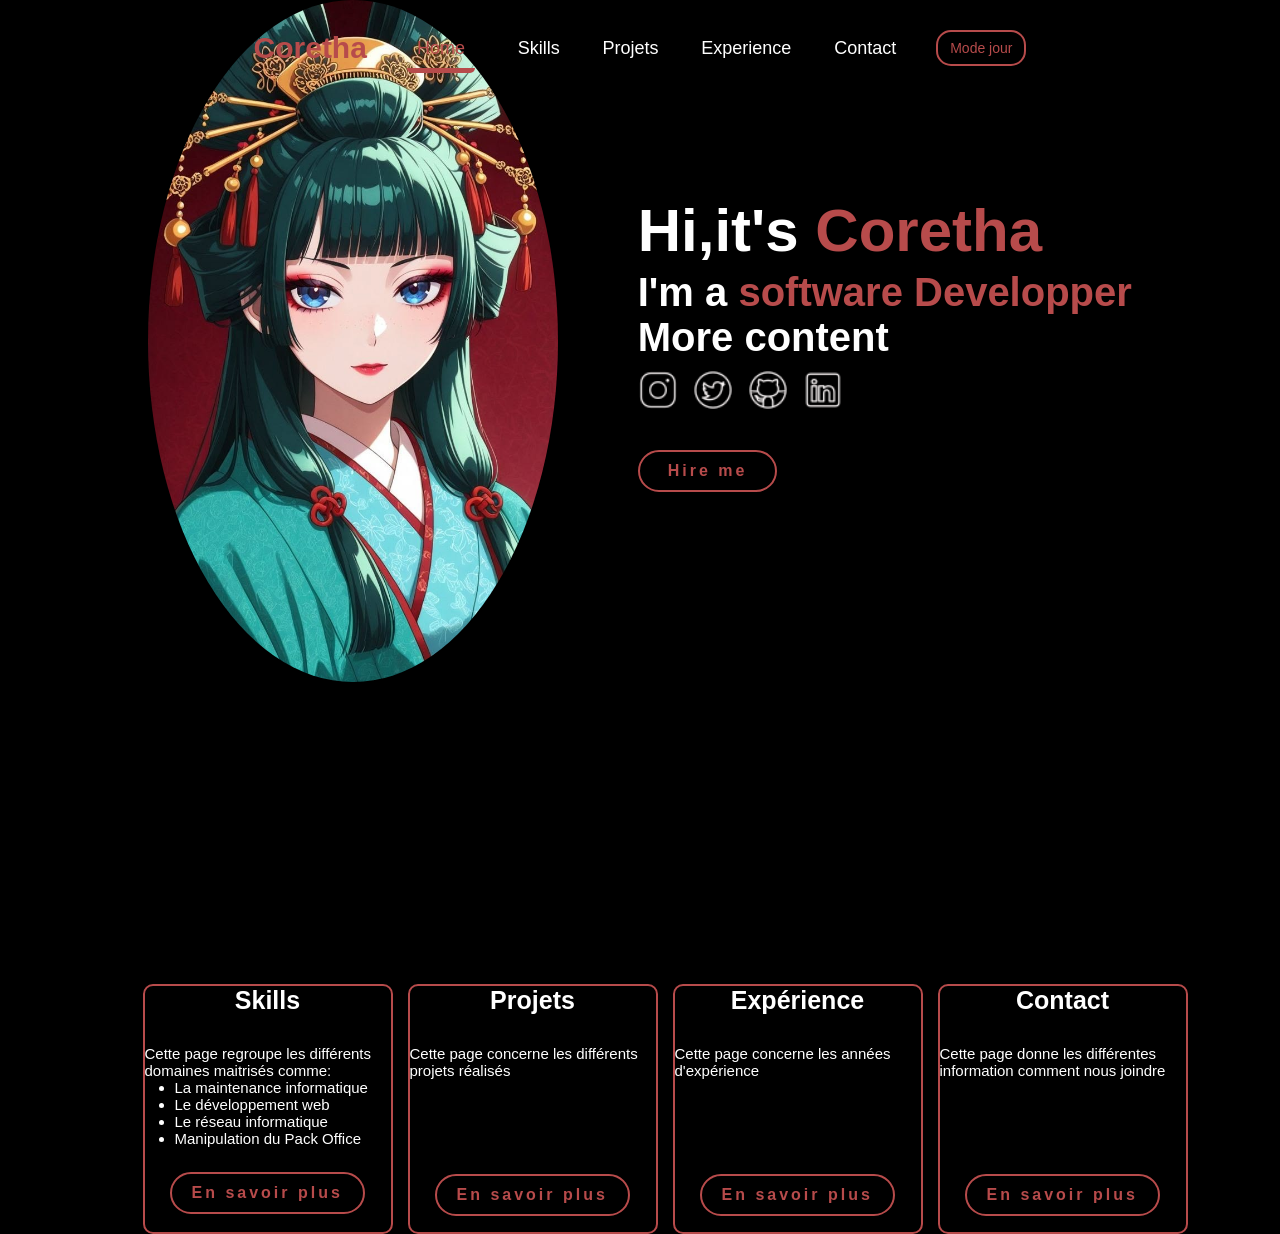
<file: index.html>
<!DOCTYPE html>
<html lang="en">
<head>
    <meta charset="UTF-8">
    <meta name="viewport" content="width=device-width, initial-scale=1.0">
    <title>Portfolio</title>
    <link rel="stylesheet" href="CSS/style.css">
    <link rel="stylesheet" href="CSS/theme.css">
</head>
<body>
    <header>
        <a href="" class="logo">Coretha</a>
        <nav>
            <a href="index.html" class="active">Home</a>
            <a href="#Service">Skills</a>
            <a href="#Projets">Projets</a>
            <a href="#expérience">Experience</a>
            <a href="#contact">Contact</a>
        </nav>
                <div class="page-controls">
            <button type="button" id="themeToggle">Mode jour</button>
        </div>

    </header>
    <main>
    <section class="Home">
        <div class="home-img">
            <img src="IMAGE/MIAOU.jpg" alt="">
        </div>
        <div class="home-content">
            <h1>
                Hi,it's <span>Coretha</span>
            </h1>
            <h3 class="typing-text">
               <p> I'm a <span> </span></p>
                <p class="litle">More content</p>
            </h3>
            <div class="social-icons">
                <img src="IMAGE/insta.png" alt="">
                <img src="IMAGE/Twitter.png" alt="">
                <img src="IMAGE/Github.png" alt="">
                <img src="IMAGE/Link.png" alt="">

            </div>
            <a href="#" class="btn">Hire me</a>
        </div>
    </section>
    <div class="container">
        <div class="card">
            <div id="Service">
                <h2>Skills</h2>
                <p>Cette page regroupe les différents domaines maitrisés comme:
                    <ul>
                        <li>La maintenance informatique</li>
                        <li>Le développement web</li>
                        <li>Le réseau informatique</li>
                        <li>Manipulation du Pack Office</li>
                    </ul>
                </p>
                <a href="Service.html">En savoir plus</a href="">
            </div>
        </div>
        <div class="card">
            <div id="Projets">
                <H2>Projets</H2>
                <p>Cette page concerne les différents projets réalisés</p>
                <a href="Projets.html">En savoir plus</a href="">
            </div>
        </div>
        <div class="card">
            <div id="expérience">
                <h2>Expérience</h2>
                <p>Cette page concerne les années d'expérience</p>
                <a href="Expérience.html">En savoir plus</a href="">
            </div>
        </div>
        <div class="card">
            <div id="contact">
                 <h2>Contact</h2>
                <p>Cette page donne les différentes information comment nous joindre</p>
                <a href="Contact.html">En savoir plus</a href="">

            </div>
        </div>
        
    </div>
        <script src="theme.js"></script>
    
</body>
</html>
</file>
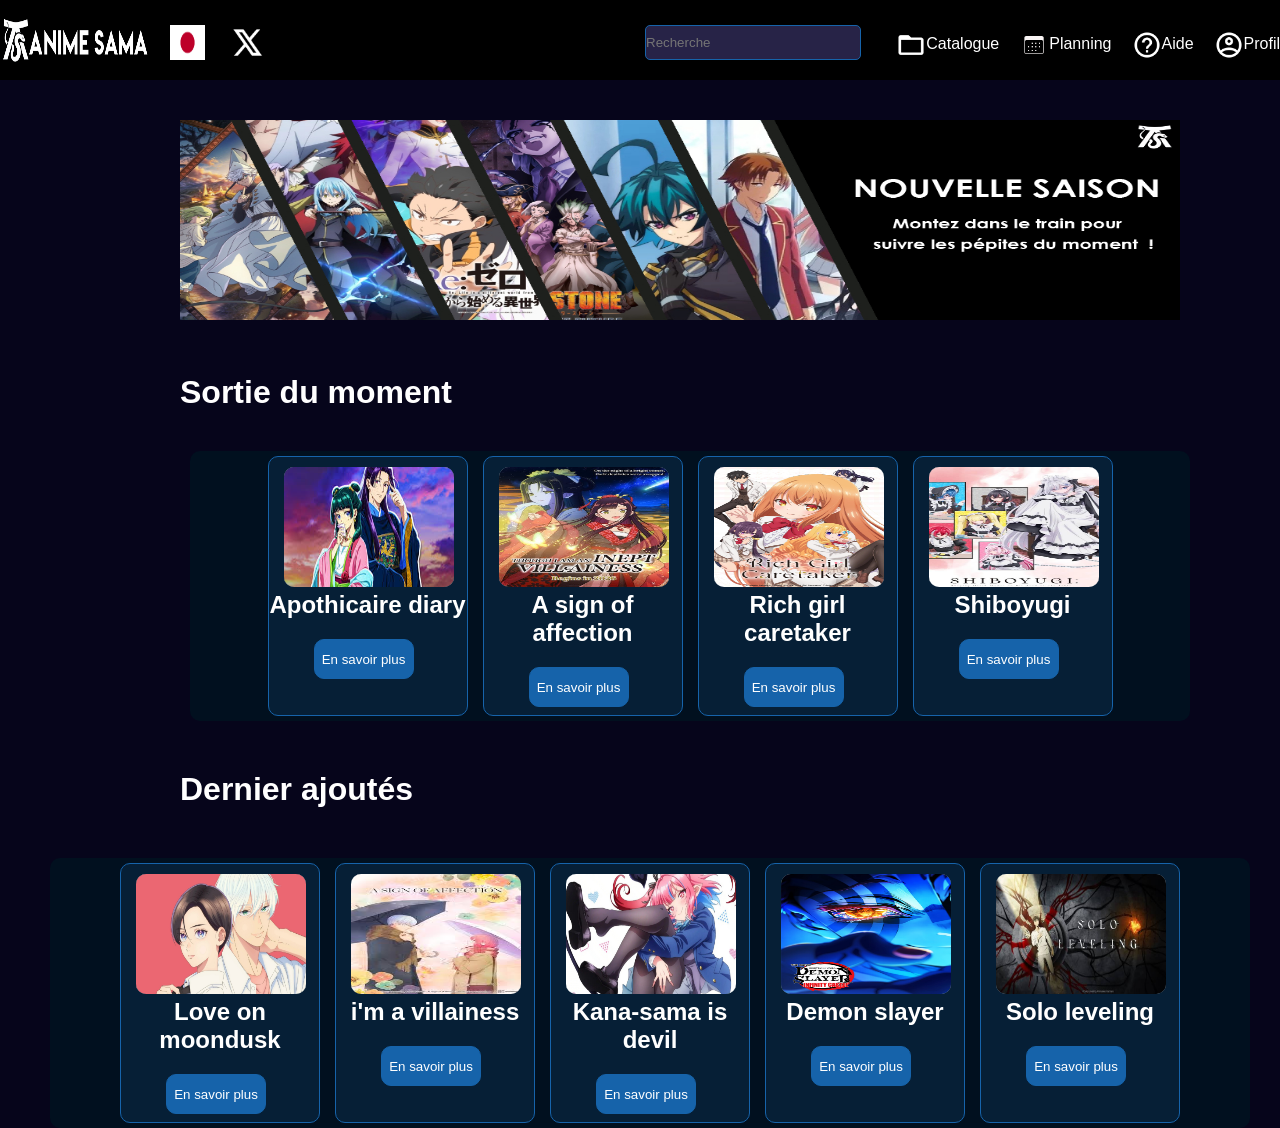
<file: Acceuil ANIME-SAMA.html>
﻿<!DOCTYPE html>
<html lang="en">
<head>
    <meta charset="UTF-8">
    <meta name="viewport" content="width=device-width, initial-scale=1.0">
    <title>Document</title>
    <link rel="stylesheet" href="CSS20/style.css">
</head>
<body>
    <header class="home">
        <div class="image">
            <img src="IMAGE/logo_banniere.png" alt="">
            <div class="image1">
            <img src="IMAGE/flag_jp.png" alt="">
            <img src="IMAGE/X.png" alt="">
            </div>
            <input type="text" placeholder="Recherche">
            <div class="dossier">
                <a href="Catalogue.html"><img src="IMAGE/dossier.png" alt="" ><p>Catalogue</p></a>
                <a href=""><img src="IMAGE/calendar.png" alt=""><p>Planning</p></a>
                <a href=""><img src="IMAGE/question.png" alt=""><p>Aide</p></a>
                <a href=""><img src="IMAGE/profil.png" alt=""><p>Profil</p></a>
            </div>
        </div>
    </header>
    <main>
        <img src="IMAGE/banniere_saison_04-26_LG.jpg" alt="">
        <h1>Sortie du moment</h1>
        <div class="container">
            <div class="card">
                <div class="card1">
                <img src="IMAGE/MAOMAO - Copie.jpg" alt="">
                <h2>Apothicaire diary</h2>
                <button>En savoir plus</button>
                </div>
            </div>
            <div class="card">
                <div class="card1">
                    <img src="IMAGE/Kei.jfif" alt="">
                    <h2>A sign of affection</h2>
                    <button>En savoir plus</button>
                </div>
            </div>
            <div class="card">
                <div class="card1">
                    <img src="IMAGE/kid.jpg" alt="">
                    <h2>Rich girl caretaker</h2>
                    <button>En savoir plus</button>
                </div>
            </div>
            <div class="card">
                <div class="card1">
                    <img src="IMAGE/table.jfif" alt="">
                    <h2>Shiboyugi</h2>
                    <button>En savoir plus</button>
                </div>
            </div>
        </div>
                 <h1 class="titre">Dernier ajoutés</h1>
            <div class="container1">
                <div class="card">
                    <div class="card1">
                        <img src="IMAGE/MOONLIHT.jpg" alt="">
                        <h2>Love on moondusk</h2>
                        <button>En savoir plus</button>
                    </div>
                </div>
                <div class="card">
                    <div class="card1">
                    <img src="IMAGE/AFFECTION.jpg" alt="">
                    <h2> i'm a villainess</h2>
                    <button>En savoir plus</button>
                    </div>
                </div>
                <div class="card">
                    <div class="card1">
                        <img src="IMAGE/kanan-sama-wa-akumade-choroi.jpg" alt="">
                        <h2>Kana-sama is devil</h2>
                        <button>En savoir plus</button>
                    </div>
                </div>
                <div class="card">
                    <div class="card1">
                        <img src="IMAGE/SLAYER.jpg" alt="">
                        <h2>Demon slayer</h2>
                        <button>En savoir plus</button>
                    </div>
                </div>
                <div class="card">
                    <div class="card1">
                        <img src="IMAGE/solo.jfif" alt="">
                        <h2>Solo leveling</h2>
                        <button>En savoir plus</button>
                    </div>
                </div>

            </div>

    </main>
</body>
</html>
</file>
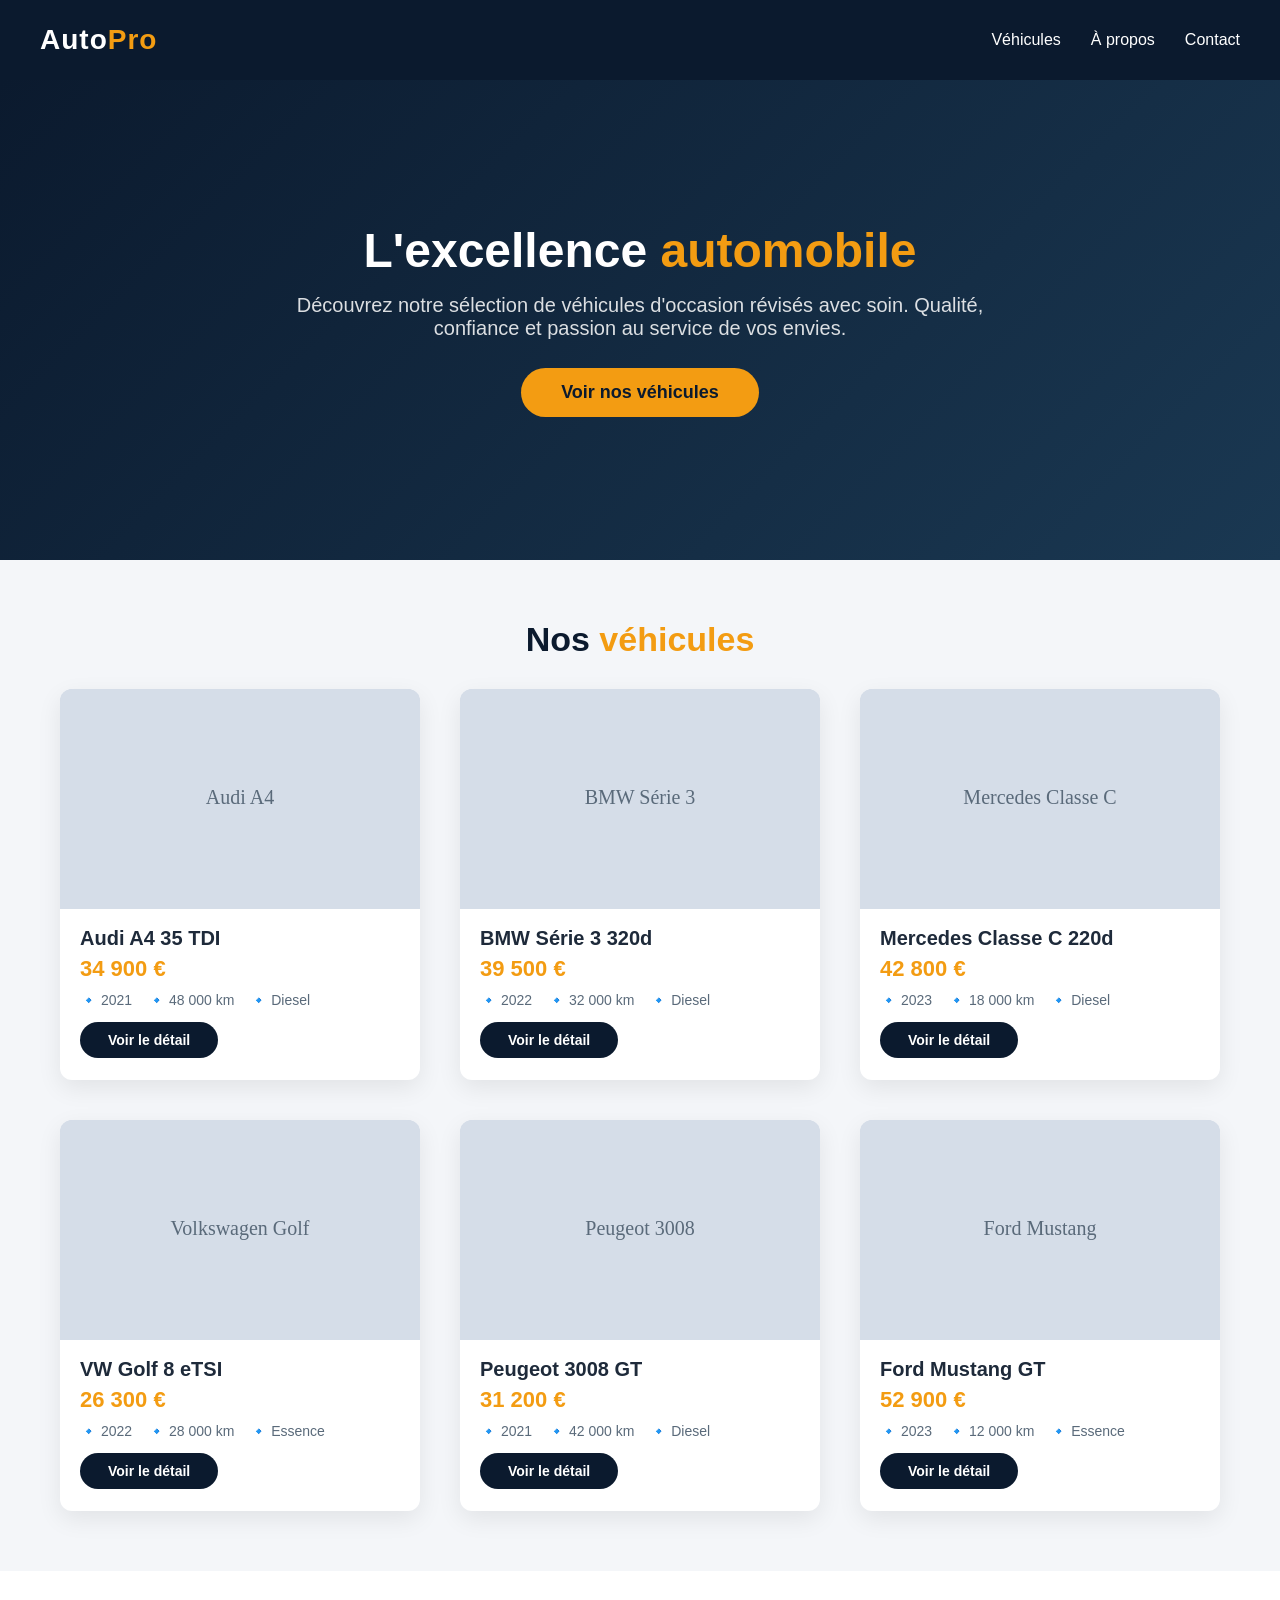
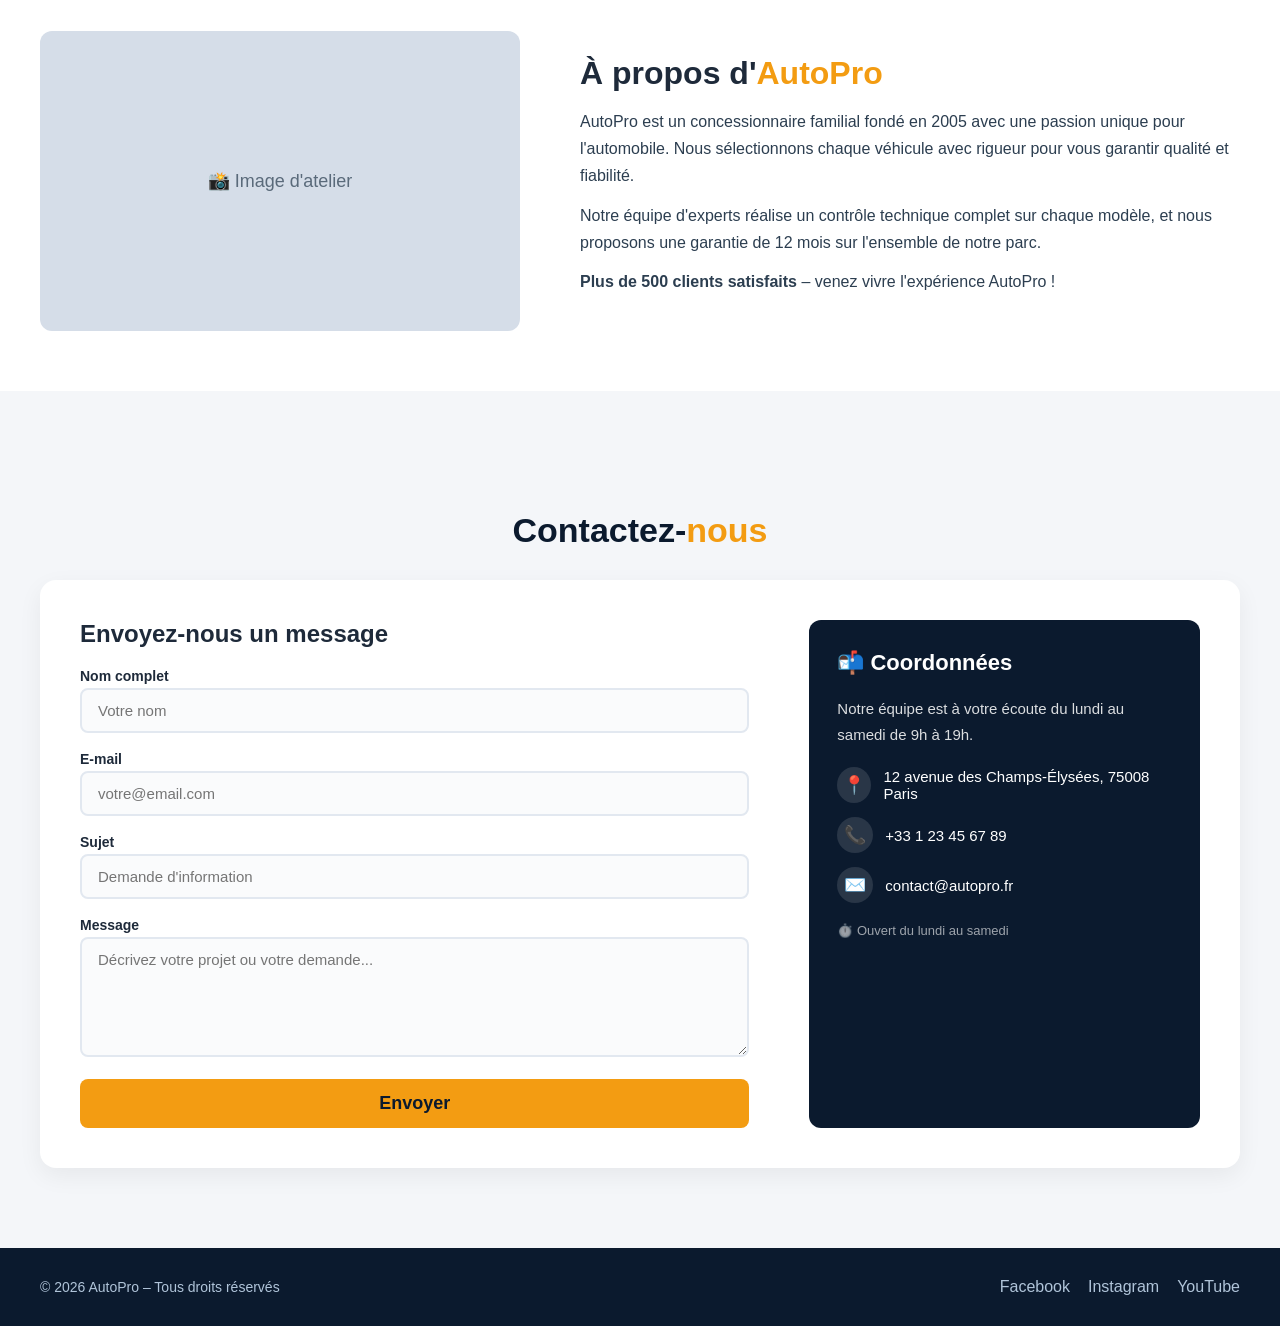
<file: AutoPro.html>
<!DOCTYPE html>
<html lang="fr">
<head>
    <meta charset="UTF-8" />
    <meta name="viewport" content="width=device-width, initial-scale=1.0" />
    <title>AutoPro – Vente de véhicules</title>
    <link rel="stylesheet" href="CSS8/style.css">
</head>
<body>
    <header class="header">
        <div class="logo">Auto<span>Pro</span></div>
        <nav class="nav">
            <ul>
                <li><a href="#vehicules">Véhicules</a></li>
                <li><a href="#about">À propos</a></li>
                <li><a href="#contact">Contact</a></li>
            </ul>
        </nav>
    </header>

    <section class="hero">
        <div class="hero-content">
            <h1>L'excellence <span>automobile</span></h1>
            <p>
                Découvrez notre sélection de véhicules d'occasion révisés
                avec soin. Qualité, confiance et passion au service de vos
                envies.
            </p>
            <a href="#vehicules" class="btn">Voir nos véhicules</a>
        </div>
    </section>

    <h2 id="vehicules" class="section-title">Nos <span>véhicules</span></h2>

    <div class="vehicles-grid">
        <div class="vehicle-card">
            <img src="data:image/svg+xml,%3Csvg xmlns='http://www.w3.org/2000/svg' width='360' height='220' viewBox='0 0 360 220'%3E%3Crect width='360' height='220' fill='%23d5dde8'/%3E%3Ctext x='180' y='115' font-family='Segoe UI' font-size='20' fill='%235a6a7a' text-anchor='middle'%3EAudi A4%3C/text%3E%3C/svg%3E"
            alt="Audi A4" />
            <div class="vehicle-info">
                <h3>Audi A4 35 TDI</h3>
                <div class="price">34 900 €</div>
                <div class="details">
                    <span>🔹 2021</span>
                    <span>🔹 48 000 km</span>
                    <span>🔹 Diesel</span>
                </div>
                <button class="btn-small">Voir le détail</button>
            </div>
        </div>

        <div class="vehicle-card">
            <img src="data:image/svg+xml,%3Csvg xmlns='http://www.w3.org/2000/svg' width='360' height='220' viewBox='0 0 360 220'%3E%3Crect width='360' height='220' fill='%23d5dde8'/%3E%3Ctext x='180' y='115' font-family='Segoe UI' font-size='20' fill='%235a6a7a' text-anchor='middle'%3EBMW Série 3%3C/text%3E%3C/svg%3E"
            alt="BMW Série 3" />
            <div class="vehicle-info">
                <h3>BMW Série 3 320d</h3>
                <div class="price">39 500 €</div>
                <div class="details">
                    <span>🔹 2022</span>
                    <span>🔹 32 000 km</span>
                    <span>🔹 Diesel</span>
                </div>
                <button class="btn-small">Voir le détail</button>
            </div>
        </div>

        <div class="vehicle-card">
            <img src="data:image/svg+xml,%3Csvg xmlns='http://www.w3.org/2000/svg' width='360' height='220' viewBox='0 0 360 220'%3E%3Crect width='360' height='220' fill='%23d5dde8'/%3E%3Ctext x='180' y='115' font-family='Segoe UI' font-size='20' fill='%235a6a7a' text-anchor='middle'%3EMercedes Classe C%3C/text%3E%3C/svg%3E"
            alt="Mercedes Classe C" />
            <div class="vehicle-info">
                <h3>Mercedes Classe C 220d</h3>
                <div class="price">42 800 €</div>
                <div class="details">
                    <span>🔹 2023</span>
                    <span>🔹 18 000 km</span>
                    <span>🔹 Diesel</span>
                </div>
                <button class="btn-small">Voir le détail</button>
            </div>
        </div>

        <div class="vehicle-card">
            <img src="data:image/svg+xml,%3Csvg xmlns='http://www.w3.org/2000/svg' width='360' height='220' viewBox='0 0 360 220'%3E%3Crect width='360' height='220' fill='%23d5dde8'/%3E%3Ctext x='180' y='115' font-family='Segoe UI' font-size='20' fill='%235a6a7a' text-anchor='middle'%3EVolkswagen Golf%3C/text%3E%3C/svg%3E"
            alt="Volkswagen Golf" />
            <div class="vehicle-info">
                <h3>VW Golf 8 eTSI</h3>
                <div class="price">26 300 €</div>
                <div class="details">
                    <span>🔹 2022</span>
                    <span>🔹 28 000 km</span>
                    <span>🔹 Essence</span>
                </div>
                <button class="btn-small">Voir le détail</button>
            </div>
        </div>

        <div class="vehicle-card">
            <img src="data:image/svg+xml,%3Csvg xmlns='http://www.w3.org/2000/svg' width='360' height='220' viewBox='0 0 360 220'%3E%3Crect width='360' height='220' fill='%23d5dde8'/%3E%3Ctext x='180' y='115' font-family='Segoe UI' font-size='20' fill='%235a6a7a' text-anchor='middle'%3EPeugeot 3008%3C/text%3E%3C/svg%3E"
            alt="Peugeot 3008" />
            <div class="vehicle-info">
                <h3>Peugeot 3008 GT</h3>
                <div class="price">31 200 €</div>
                <div class="details">
                    <span>🔹 2021</span>
                    <span>🔹 42 000 km</span>
                    <span>🔹 Diesel</span>
                </div>
                <button class="btn-small">Voir le détail</button>
            </div>
        </div>

        <div class="vehicle-card">
            <img src="data:image/svg+xml,%3Csvg xmlns='http://www.w3.org/2000/svg' width='360' height='220' viewBox='0 0 360 220'%3E%3Crect width='360' height='220' fill='%23d5dde8'/%3E%3Ctext x='180' y='115' font-family='Segoe UI' font-size='20' fill='%235a6a7a' text-anchor='middle'%3EFord Mustang%3C/text%3E%3C/svg%3E"
            alt="Ford Mustang" />
            <div class="vehicle-info">
                <h3>Ford Mustang GT</h3>
                <div class="price">52 900 €</div>
                <div class="details">
                    <span>🔹 2023</span>
                    <span>🔹 12 000 km</span>
                    <span>🔹 Essence</span>
                </div>
                <button class="btn-small">Voir le détail</button>
            </div>
        </div>
    </div>

    <section id="about" class="about">
        <div class="about-image">
            <span>📸 Image d'atelier</span>
        </div>
        <div class="about-text">
            <h2>À propos d'<span>AutoPro</span></h2>
            <p>
                AutoPro est un concessionnaire familial fondé en 2005
                avec une passion unique pour l'automobile. Nous sélectionnons
                chaque véhicule avec rigueur pour vous garantir qualité et
                fiabilité.
            </p>
            <p>
                Notre équipe d'experts réalise un contrôle technique
                complet sur chaque modèle, et nous proposons une garantie
                de 12 mois sur l'ensemble de notre parc.
            </p>
            <p>
                <strong>Plus de 500 clients satisfaits</strong> – venez
                vivre l'expérience AutoPro !
            </p>
        </div>
    </section>

    <section id="contact" class="contact">
        <h2 class="section-title">Contactez-<span>nous</span></h2>

        <div class="contact-wrapper">
            <div class="contact-form">
                <h3>Envoyez-nous un message</h3>
                <form>
                    <label for="nom">Nom complet</label>
                    <input type="text" id="nom" placeholder="Votre nom" />

                    <label for="email">E-mail</label>
                    <input type="email" id="email" placeholder="votre@email.com" />

                    <label for="sujet">Sujet</label>
                    <input type="text" id="sujet" placeholder="Demande d'information" />

                    <label for="message">Message</label>
                    <textarea id="message" placeholder="Décrivez votre projet ou votre demande..."></textarea>

                    <button type="submit" class="btn">Envoyer</button>
                </form>
            </div>

            <div class="contact-info">
                <h3>📬 Coordonnées</h3>
                <p>
                    Notre équipe est à votre écoute du lundi au samedi
                    de 9h à 19h.
                </p>
                <div class="info-item">
                    <span class="icon">📍</span>
                    <span>12 avenue des Champs-Élysées, 75008 Paris</span>
                </div>
                <div class="info-item">
                    <span class="icon">📞</span>
                    <span>+33 1 23 45 67 89</span>
                </div>
                <div class="info-item">
                    <span class="icon">✉️</span>
                    <span>contact@autopro.fr</span>
                </div>
                <div class="info-item" style="margin-top:20px; opacity:0.6; font-size:13px;">
                    ⏱️ Ouvert du lundi au samedi
                </div>
            </div>
        </div>
    </section>

    <footer class="footer">
        <span>&copy; 2026 AutoPro – Tous droits réservés</span>
        <div class="socials">
            <a href="#" aria-label="Facebook">Facebook</a>
            <a href="#" aria-label="Instagram">Instagram</a>
            <a href="#" aria-label="YouTube">YouTube</a>
        </div>
    </footer>

    <script>
        document.querySelectorAll('.btn-small').forEach((btn) => {
            btn.addEventListener('click', function() {
                const parent = this.closest('.vehicle-card');
                const name = parent.querySelector('h3').textContent;
                alert('🔍 Détail du véhicule : ' + name + '\n(Fonctionnalité à venir)');
            });
        });

        document.querySelector('.contact-form form').addEventListener('submit', function(e) {
            e.preventDefault();
            alert('✅ Votre message a bien été envoyé !\nNotre équipe vous répondra dans les plus brefs délais.');
            this.reset();
        });

        // Navigation douce vers les ancres
        document.querySelectorAll('.nav a, .hero a[href^="#"]').forEach((link) => {
            link.addEventListener('click', function(e) {
                const targetId = this.getAttribute('href');
                if (targetId.startsWith('#')) {
                    e.preventDefault();
                    const target = document.querySelector(targetId);
                    if (target) {
                        const offset = 90; // hauteur du header sticky
                        const top = target.getBoundingClientRect().top + window.pageYOffset - offset;
                        window.scrollTo({ top, behavior: 'smooth' });
                    }
                }
            });
        });
    </script>

</body>
</html>
</file>
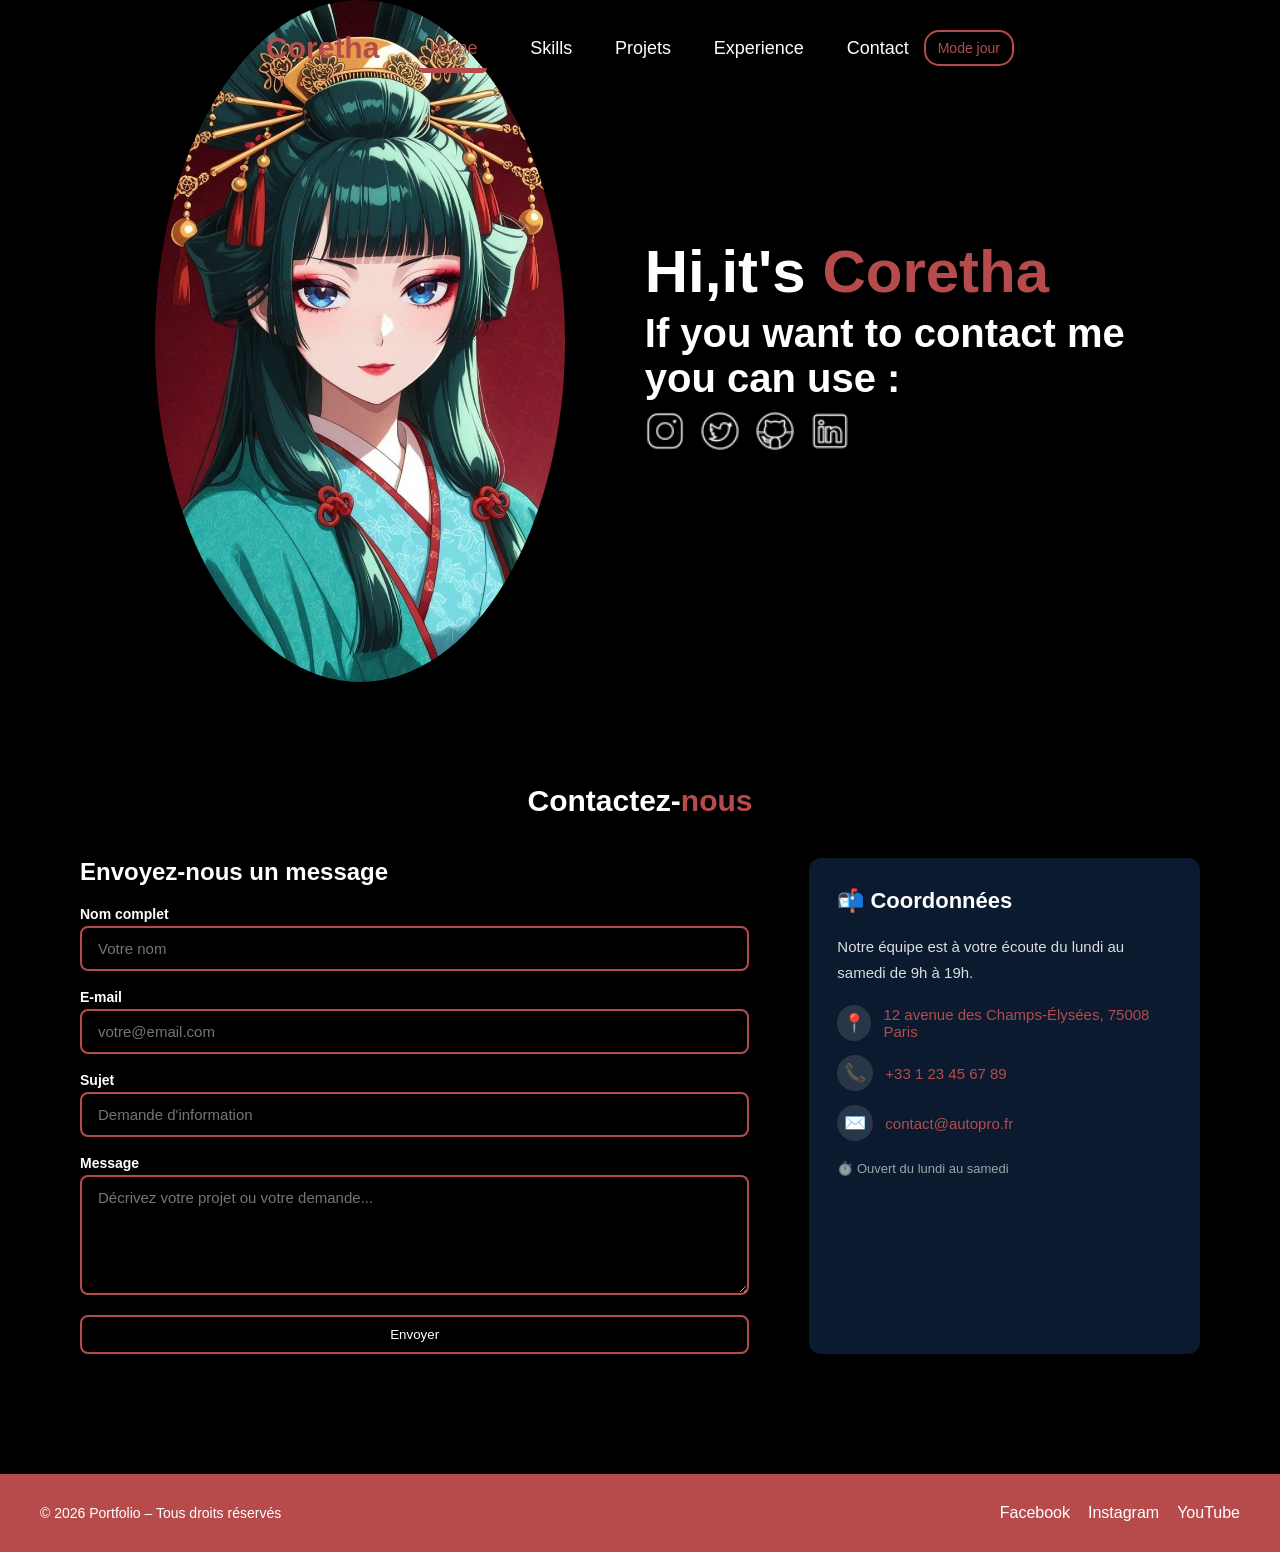
<file: Contact.html>
<!DOCTYPE html>
<html lang="en">
<head>
    <meta charset="UTF-8">
    <meta name="viewport" content="width=device-width, initial-scale=1.0">
    <title>Contact</title>
    <link rel="stylesheet" href="CSS10/style.css">
       <link rel="stylesheet" href="CSS/theme.css">
</head>
<body>
            <header>
        <a href="" class="logo">Coretha</a>
        <nav>
            <a href="Portfolio.html" class="active">Home</a>
            <a href="#Service">Skills</a>
            <a href="#Projets">Projets</a>
            <a href="#expérience">Experience</a>
            <a href="#contact">Contact</a>
        </nav>
    </header>
    <section class="Home">
        <div class="home-img">
            <img src="IMAGE/MIAOU.jpg" alt="">
        </div>
        <div class="home-content">
            <h1>
                Hi,it's <span>Coretha</span>
            </h1>
            <h3 class="typing-text">
                If you want to contact me <br>you can use :
            </h3>
            <div class="social-icons">
                <img src="IMAGE/insta.png" alt="">
                <img src="IMAGE/Twitter.png" alt="">
                <img src="IMAGE/Github.png" alt="">
                <img src="IMAGE/Link.png" alt="">
            </div>
        </div>
    </section>
        <section id="contact" class="contact">
        <h2 class="section-title">Contactez-<span>nous</span></h2>

        <div class="contact-wrapper">
            <div class="contact-form">
                <h3>Envoyez-nous un message</h3>
                <form>
                    <label for="nom">Nom complet</label>
                    <input type="text" id="nom" placeholder="Votre nom" />

                    <label for="email">E-mail</label>
                    <input type="email" id="email" placeholder="votre@email.com" />

                    <label for="sujet">Sujet</label>
                    <input type="text" id="sujet" placeholder="Demande d'information" />

                    <label for="message">Message</label>
                    <textarea id="message" placeholder="Décrivez votre projet ou votre demande..."></textarea>

                    <button type="submit" class="btn">Envoyer</button>
                </form>
            </div>

            <div class="contact-info">
                <h3>📬 Coordonnées</h3>
                <p>
                    Notre équipe est à votre écoute du lundi au samedi
                    de 9h à 19h.
                </p>
                <div class="info-item">
                    <span class="icon">📍</span>
                    <span>12 avenue des Champs-Élysées, 75008 Paris</span>
                </div>
                <div class="info-item">
                    <span class="icon">📞</span>
                    <span>+33 1 23 45 67 89</span>
                </div>
                <div class="info-item">
                    <span class="icon">✉️</span>
                    <span>contact@autopro.fr</span>
                </div>
                <div class="info-item" style="margin-top:20px; opacity:0.6; font-size:13px;">
                    ⏱️ Ouvert du lundi au samedi
                </div>
            </div>
        </div>
    </section>
        <footer class="footer">
        <span>&copy; 2026 Portfolio – Tous droits réservés</span>
        <div class="socials">
            <a href="#" aria-label="Facebook">Facebook</a>
            <a href="#" aria-label="Instagram">Instagram</a>
            <a href="#" aria-label="YouTube">YouTube</a>
        </div>
    </footer>

<script src="theme.js"></script>
</body>
</html>
</file>
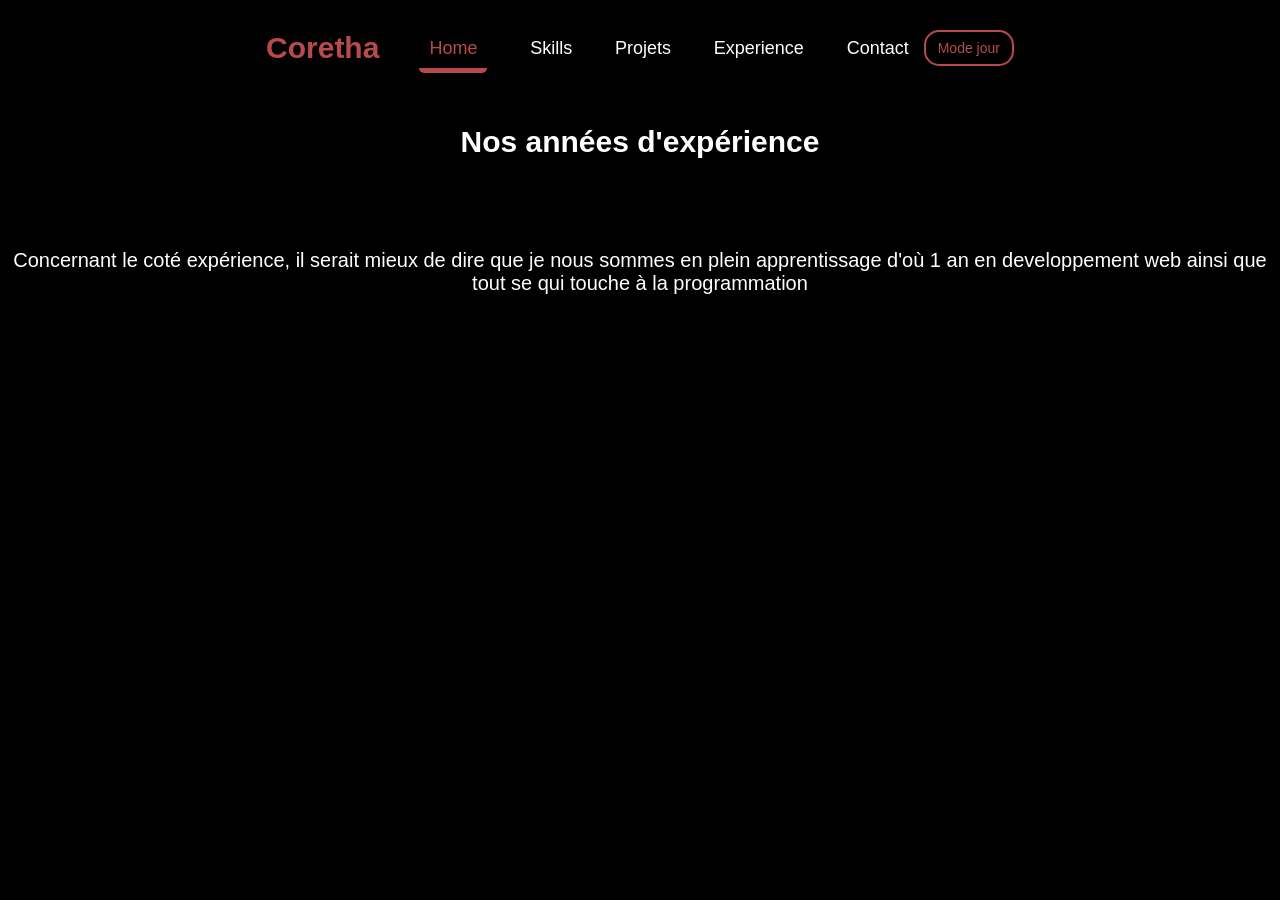
<file: Expérience.html>
<!DOCTYPE html>
<html lang="en">
<head>
    <meta charset="UTF-8">
    <meta name="viewport" content="width=device-width, initial-scale=1.0">
    <title>Expérience</title>
    <link rel="stylesheet" href="CSS9/style.css">
        <link rel="stylesheet" href="CSS/theme.css">

</head>
<body>
        <header>
        <a href="" class="logo">Coretha</a>
        <nav>
            <a href="index.html" class="active">Home</a>
            <a href="#Service">Skills</a>
            <a href="#Projets">Projets</a>
            <a href="#expérience">Experience</a>
            <a href="#contact">Contact</a>
        </nav>
    </header>
    <main>
        <h1>Nos années d'expérience</h1>
        <p>Concernant le coté expérience, il serait mieux de dire que je nous sommes en plein apprentissage d'où 1 an en developpement web ainsi que tout se qui touche à la programmation</p>
    </main>
<script src="theme.js"></script>
</body>
</html>
</file>
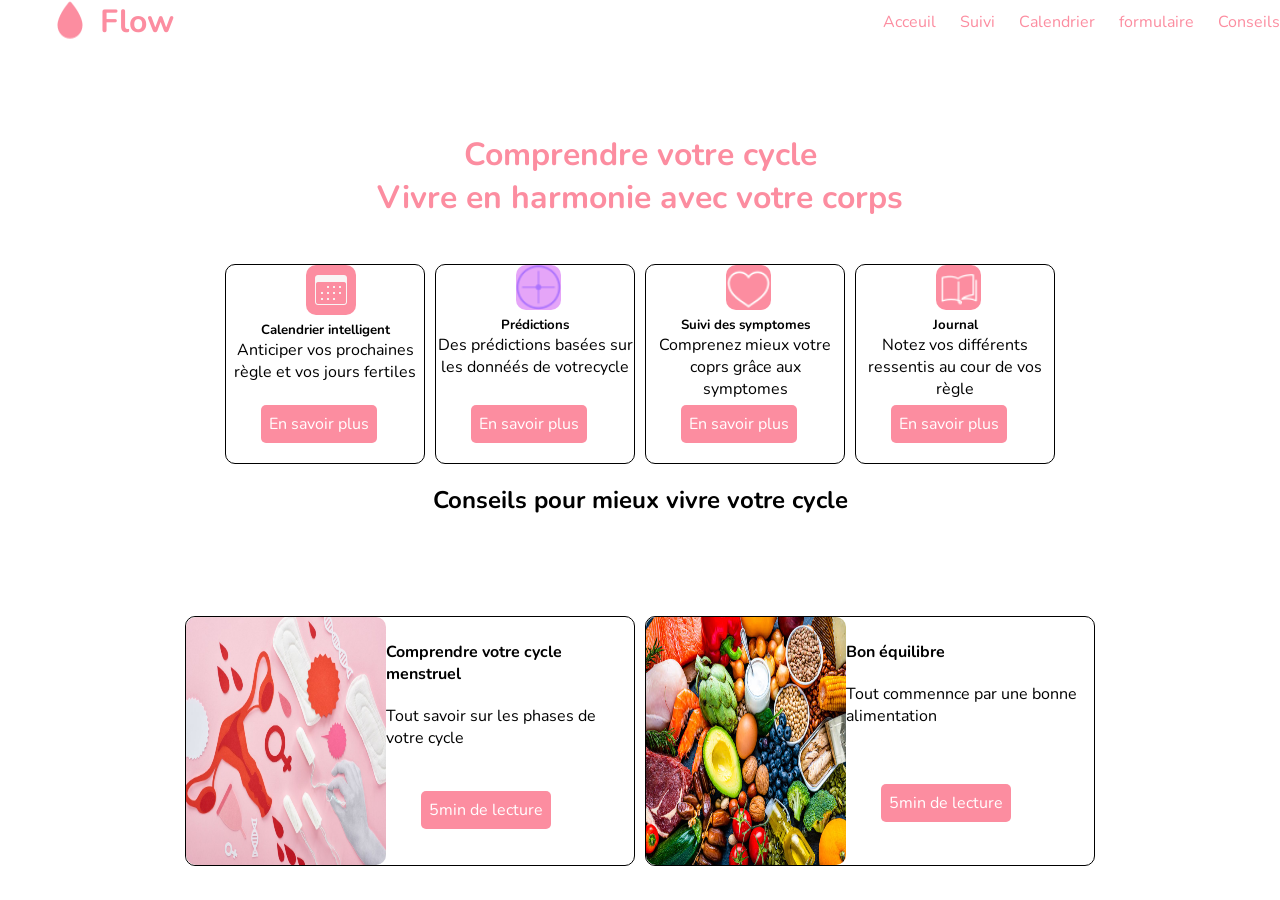
<file: Flow.html>
<!DOCTYPE html>
<html lang="en">
<head>
    <meta charset="UTF-8">
    <meta name="viewport" content="width=device-width, initial-scale=1.0">
    <title>Flow</title>
    <link rel="stylesheet" href="CSS2/style.css">
    <link rel="preconnect" href="https://fonts.googleapis.com">
<link rel="preconnect" href="https://fonts.gstatic.com" crossorigin>
<link href="https://fonts.googleapis.com/css2?family=Nunito:ital,wght@0,200..1000;1,200..1000&family=Poppins:ital,wght@0,100;0,200;0,300;0,400;0,500;0,600;0,700;0,800;0,900;1,100;1,200;1,300;1,400;1,500;1,600;1,700;1,800;1,900&display=swap" rel="stylesheet">
</head>
<body>
    <header class="pain">
        <div class="pain0">
                  <img src="IMAGE/Drop.png" alt=""><h1> Flow</h1>
  
        </div>
        <nav class="pain1">
            <a href="" class="active">Acceuil</a>
            <a href="Suivi.html">Suivi</a>
            <a href="Menstrual cycle.html">Calendrier</a>
             <a href="formulaire.html">formulaire</a>
            <a href="Suivi.html">Conseils</a>
        </nav>
    </header>
    <main class="drop">
        <h1>Comprendre votre cycle <br>Vivre en harmonie avec votre corps</h1>
    <div class="container">
        <div class="card">
            <div class="card1">
                <img src="IMAGE/calendar.png" alt="">
            </div>
            <h5>Calendrier intelligent</h5>
            <p>Anticiper vos prochaines règle et vos jours fertiles </p>
            <a href="Menstrual cycle.html" class="calendrier">En savoir plus</a>
        </div>
        <div class="card">
            <div class="card2">
                <img src="IMAGE/cible.png" alt="">
            </div>
            <h5>Prédictions</h5>
            <p>Des prédictions basées sur les donnéés de votrecycle</p>
                        <a href="formulaire.html" class="prediction">En savoir plus</a>

        </div>
        <div class="card">
            <div class="card3">
                <img src="IMAGE/Heart.png" alt="">
            </div>
            <h5>Suivi des symptomes</h5>
            <p>Comprenez mieux votre coprs grâce aux symptomes</p>
             <a href="Suivi.html" class="suivi">En savoir plus</a>

        </div>
        <div class="card">
            <div class="card4">
                <img src="IMAGE/Livre.png" alt="">
            </div>
            <h5>Journal</h5>
            <p>Notez vos différents ressentis au cour de vos règle</p>
             <a href="Journal.html" class="journal">En savoir plus</a>

        </div>
    </div>
        <h2>Conseils pour mieux vivre votre cycle</h2>
        <div class="conseils">
            <div class="card0">
                <div class="regle">
                    <img src="IMAGE/Regle.jpg" alt="">
                </div>
                <h4>Comprendre votre cycle menstruel</h4>
                <div class="text">
                <p>Tout savoir sur les phases de votre cycle</p>
                <a href="Suivi.html" class="journal">5min de lecture</a>

                </div>
            </div>
            <div class="card0">
                <div class="aliment">
                  <img src="IMAGE/Plat sain.jpg" alt="">
                </div>
                <h4>Bon équilibre</h4>
                <div class="text1">
                <p>Tout commennce par une bonne alimentation</p>
                <a href="Suivi.html" class="plat">5min de lecture</a>

  
            </div>
        </div>
    </main>
</body>
</html>
</file>
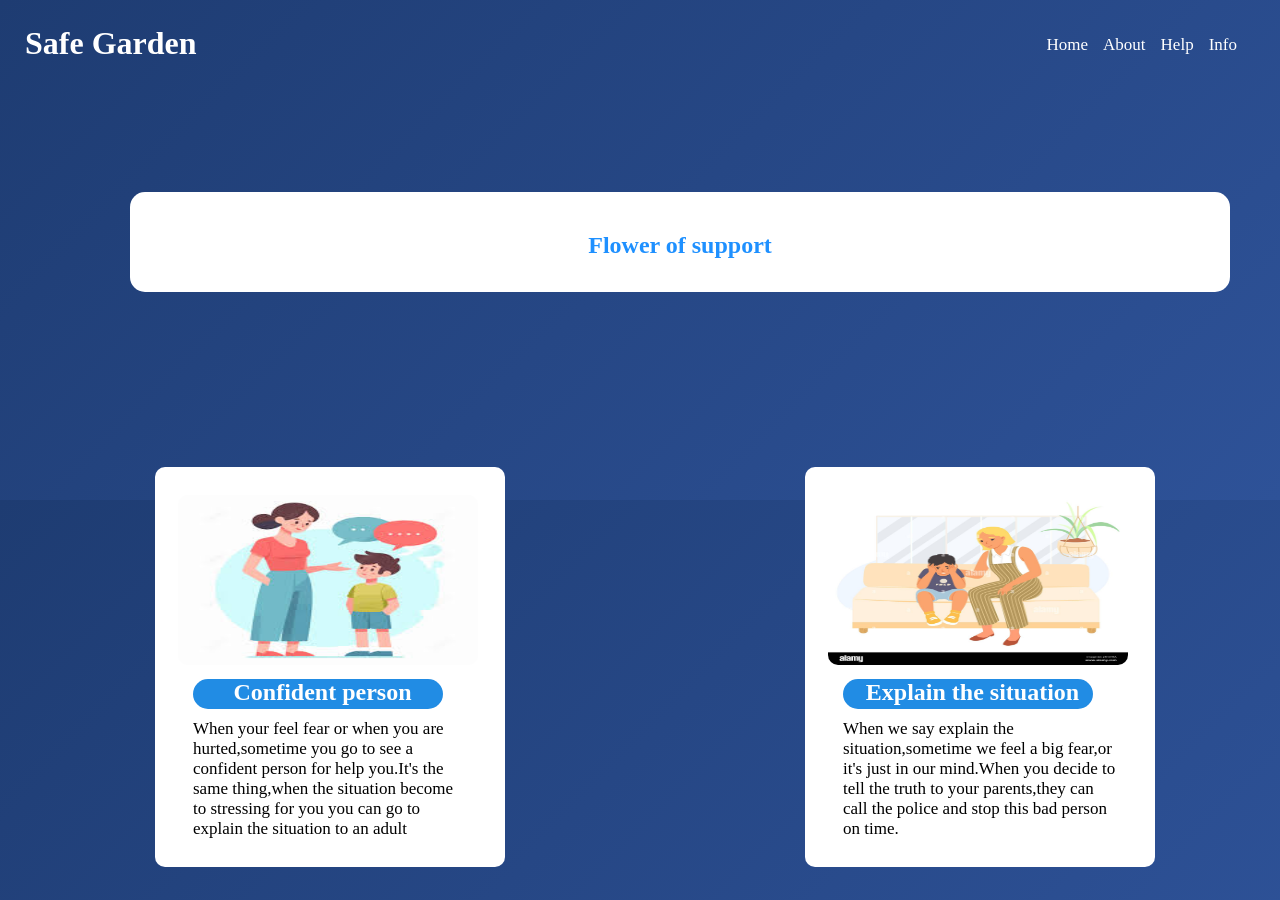
<file: Flower of support.html>
<!DOCTYPE html>
<html lang="en">
<head>
    <meta charset="UTF-8">
    <meta name="viewport" content="width=device-width, initial-scale=1.0">
    <title>Flower of support</title>
    <link rel="stylesheet" href="CSS16/style.css">
</head>
<body>
            <header class="Tout-debut">
        <h1>Safe Garden</h1>
        <ul>
            <a href="Safe garden.html">Home</a>
            <a href="">About</a>
            <a href="">Help</a>
            <a href="">Info</a>
        </ul>
    </header>
    <main class="action0">
         <div class="action1">
          <h2>Flower of support</h2>
        </div>
        <div class="Instruction0">
            <div class="Instruction1">
        <div class="container">
            <div class="card-wrapper">
                <div class="card-list">
                    <div class="card-item">
                        <img src="IMAGE/Helping1.jpg" alt="" class="image">
                        <h2>Confident person</h2>
                        <p>
                            When your feel fear or when you are hurted,sometime you go to see a confident person
                            for help you.It's the same thing,when the situation become to stressing for you
                            you can go to explain the situation to an adult

                        </p>

                    </div>

                </div>

            </div>

        </div>
        </div>
                    <div class="Instruction2">
        <div class="container">
            <div class="card-wrapper">
                <div class="card-list">
                    <div class="card-item">
                        <img src="IMAGE/Helping.jpg" alt="" class="image">
                        <h2>Explain the situation</h2>
                        <p>
                            When we say explain the situation,sometime we feel a big fear,or it's just in our mind.When you decide to tell the truth
                            to your parents,they can call the police and stop this bad person on time.
                        </p>

                    </div>

                </div>

            </div>

        </div>
        </div>
        </div>
    </main>

</body>
</html>
</file>
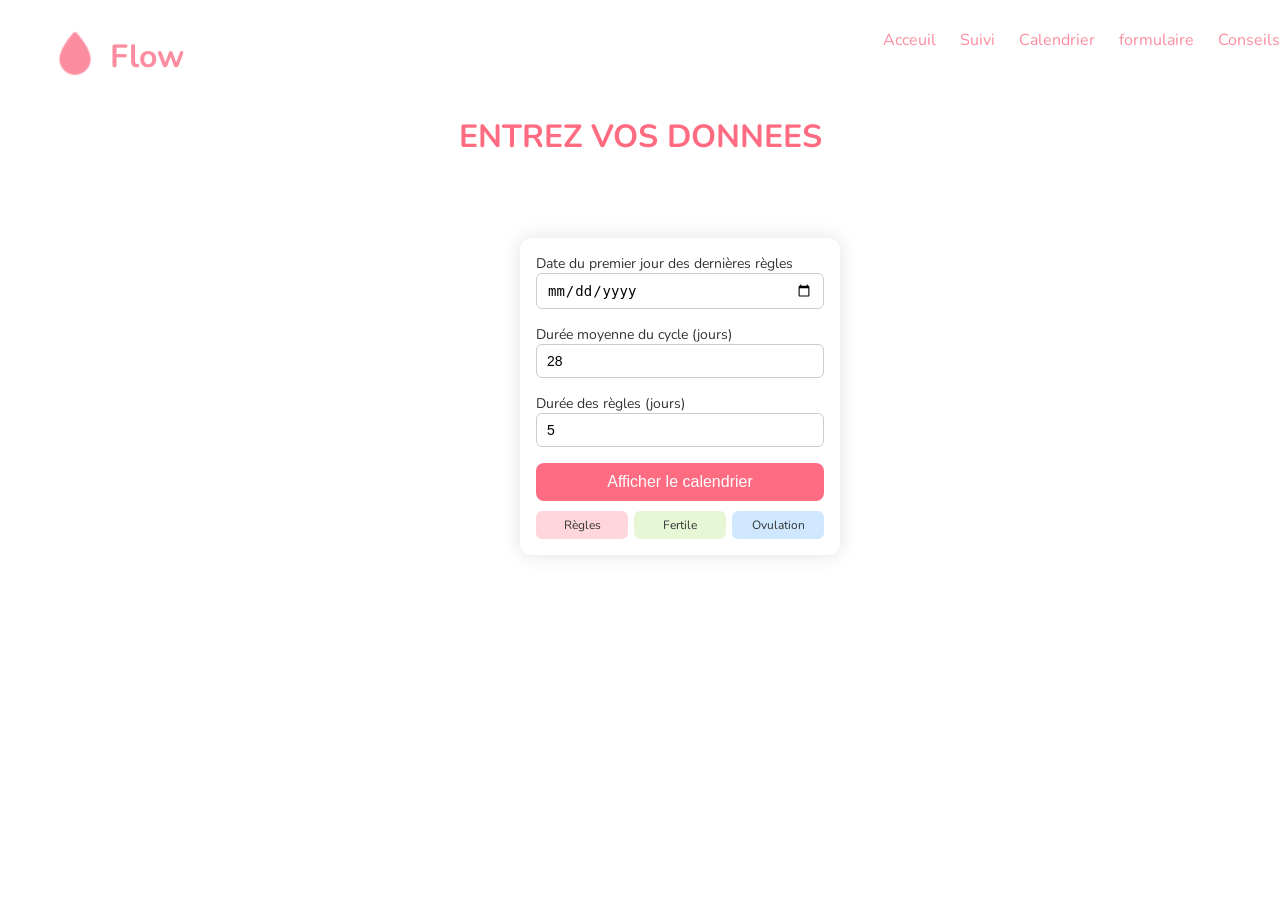
<file: formulaire.html>
<!DOCTYPE html>
<html lang="en">
<head>
    <meta charset="UTF-8">
    <meta name="viewport" content="width=device-width, initial-scale=1.0">
    <title>formulaire</title>
    <link rel="stylesheet" href="CSS3/style.css">
</head>
<body>
                <header class="pain">
                <div class="pain0">
         <img src="IMAGE/Drop.png" alt=""><h1> Flow</h1>
        </div>
        <nav class="pain1">
            <a href="" class="active">Acceuil</a>
            <a href="Suivi.html">Suivi</a>
            <a href="Menstrual cycle.html">Calendrier</a>
             <a href="formulaire.html">formulaire</a>
            <a href="Suivi.html">Conseils</a>
        </nav>

    </header>

            <h1>ENTREZ VOS DONNEES</h1>
        <div class="cycle-container">
        <form class="cycle-form">
            <div>
                <label>Date du premier jour des dernières règles
                    <input class="derniere-periode" type="date" required>
                </label>
            </div>
            <div>
                <label>Durée moyenne du cycle (jours)
                    <input class="duree" type="number" min="21" max="40" value="28" required>
                </label>
            </div>
            <div>
                <label>Durée des règles (jours)
                    <input class="dernier-jour" type="number" min="2" max="10" value="5" required>
                </label>
            </div>
            <button type="submit">Afficher le calendrier</button>
        </form>
        <div class="Info">
            <span class="periode">Règles</span>
            <span class="fertilité">Fertile</span>
            <span class="ovulation">Ovulation</span>
        </div>
    </div>
    <script src="Durée.js"></script>
    <script src="Regle.js"></script>
</body>
</html>
</file>
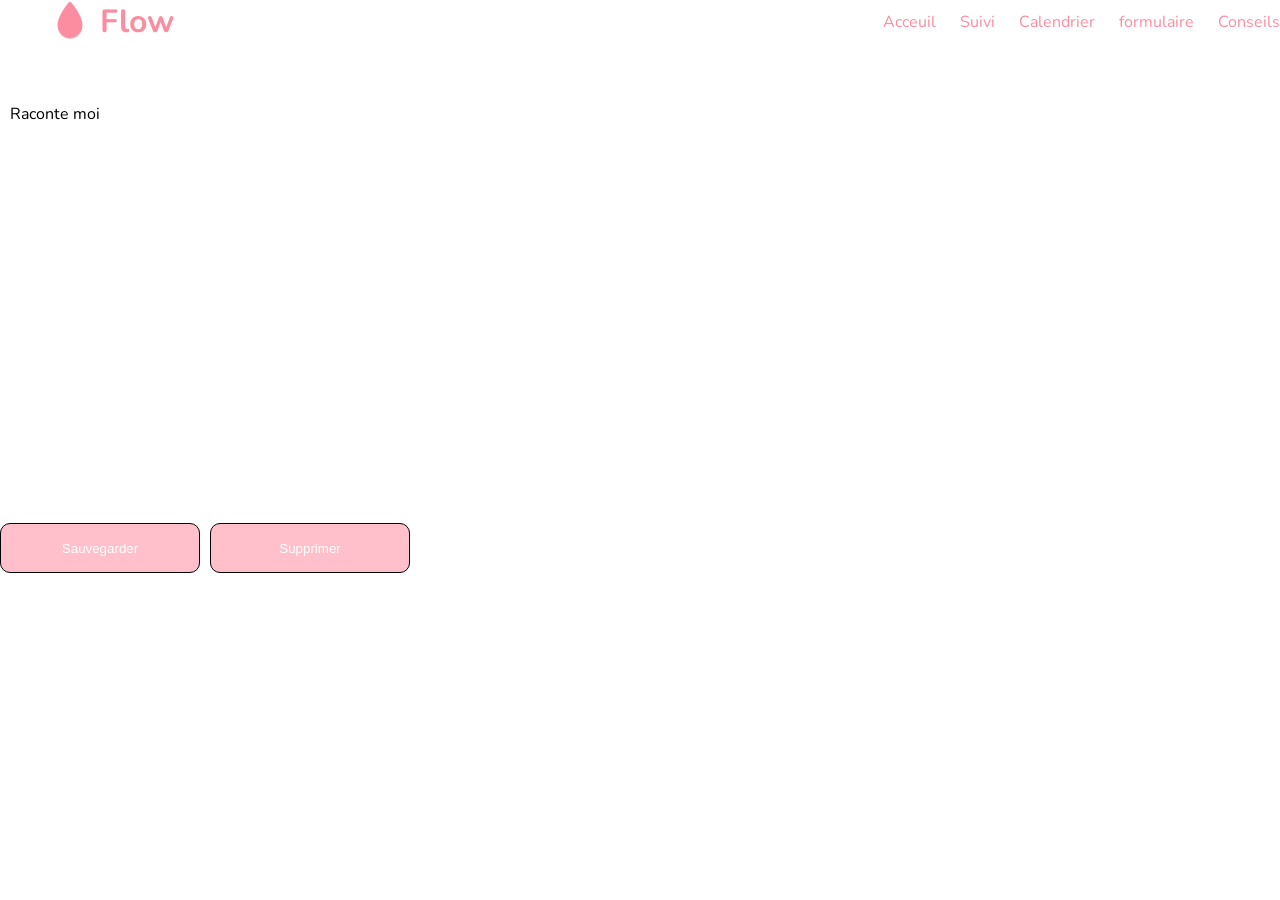
<file: Journal.html>
<!DOCTYPE html>
<html lang="en">
<head>
    <meta charset="UTF-8">
    <meta name="viewport" content="width=device-width, initial-scale=1.0">
    <title>Journal</title>
    <link rel="stylesheet" href="CSS4/style.css">
</head>
<body>
    <header class="pain">
                            <div class="pain0">
                  <img src="IMAGE/Drop.png" alt=""><h1> Flow</h1>
  
        </div>
        <nav class="pain1">
            <a href="" class="active">Acceuil</a>
            <a href="Suivi.html">Suivi</a>
            <a href="Menstrual cycle.html">Calendrier</a>
             <a href="formulaire.html">formulaire</a>
            <a href="Suivi.html">Conseils</a>
        </nav>


    </header>

    <main>
        <div id="journalText" class="text" contenteditable="true" aria-label="Zone de texte du journal">
            Raconte moi
        </div>
        <div class="choix">
            <button id="saveButton" type="button">Sauvegarder</button>
            <button id="deleteButton" type="button">Supprimer</button>
        </div>
    </main>

    <script src="Journal.js"></script>
</body>
</html>
</file>
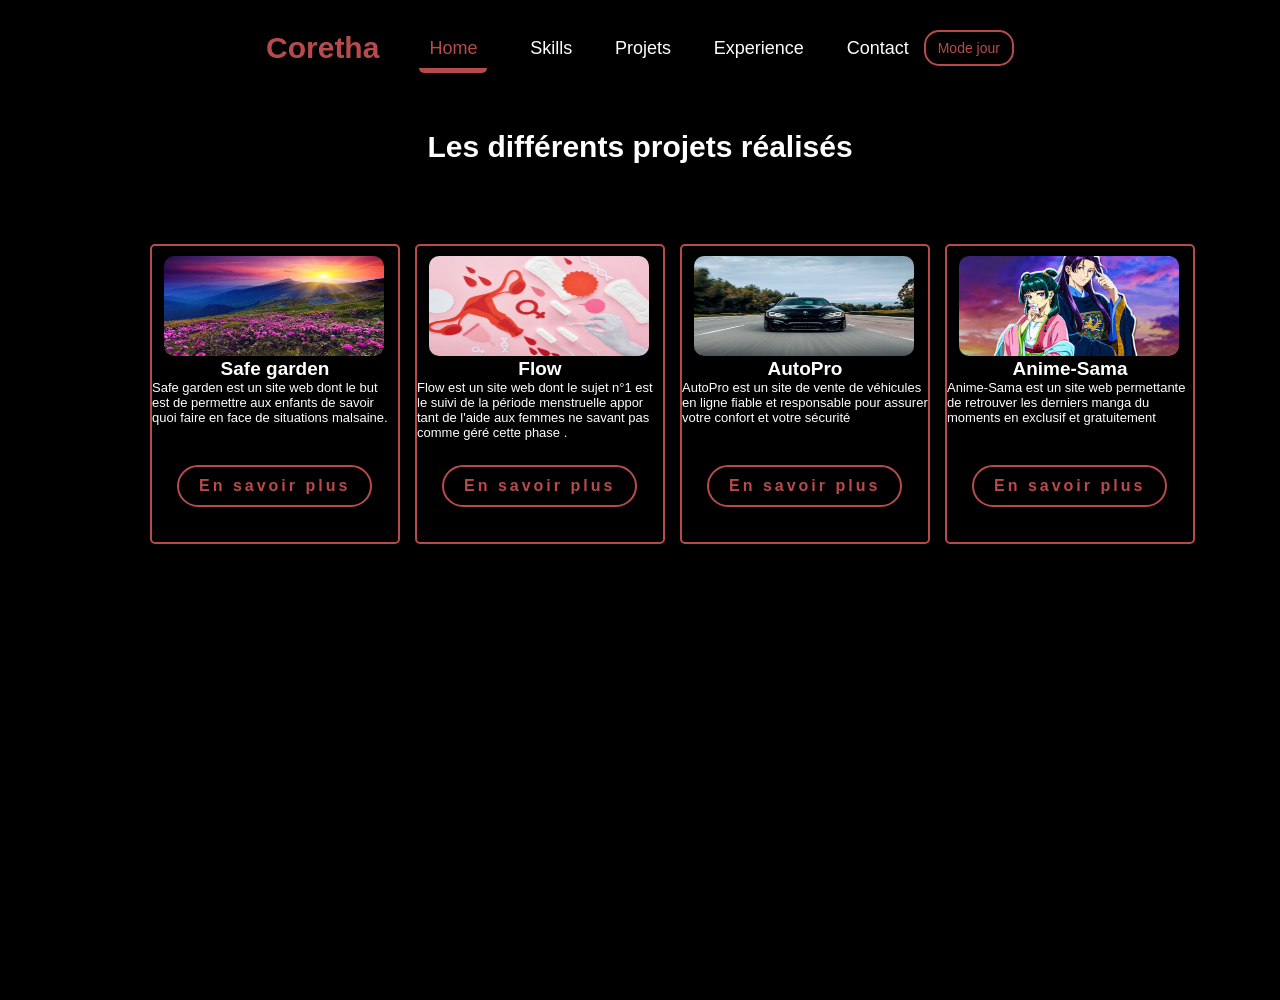
<file: Projets.html>
<!DOCTYPE html>
<html lang="en">
<head>
    <meta charset="UTF-8">
    <meta name="viewport" content="width=device-width, initial-scale=1.0">
    <title>Document</title>
    <link rel="stylesheet" href="CSS7/style.css">
       <link rel="stylesheet" href="CSS/theme.css">
</head>
<body>
        <header>
                <a href="" class="logo">Coretha</a>
        <nav>
            <a href="index.html" class="active">Home</a>
            <a href="Service.html">Skills</a>
            <a href="Projets.html">Projets</a>
            <a href="Expérience.html">Experience</a>
            <a href="Contact.html">Contact</a>
        </nav>
    </header>
    <main>
        <h1>Les différents projets réalisés</h1>
        <div class="container">
            <div class="card">
            <img src="IMAGE/Montain.jpg" alt="">  
            <h2>Safe garden</h2>  
            <p>Safe garden est un site web dont le but est de permettre aux enfants de savoir quoi faire en face de situations malsaine.</p> 
            <a href="Safe garden.html">En savoir plus</a>
            </div>
            <div class="card">
                <img src="IMAGE/Regle.jpg" alt="">
                <h2>Flow</h2>
                <p>Flow est un site web  dont le sujet n°1 est le suivi de la période menstruelle appor <br>tant de l'aide aux femmes ne savant pas comme géré cette phase .</p>
                            <a class="Plus" href="Flow.html">En savoir plus</a>

            </div>
            <div class="card">
                <img src="IMAGE/BMW.jpg" alt="">
                <h2>AutoPro</h2>
                <p>AutoPro est un site de vente de véhicules en ligne fiable et responsable pour assurer votre confort et votre sécurité</p>
                <a href="AutoPro.html" class="Plus1">En savoir plus</a>
            </div>
            <div class="card">
                <img src="IMAGE/MAOMAO - Copie.jpg" alt="">
                <h2>Anime-Sama</h2>
                <p>Anime-Sama est un site web permettante de retrouver les derniers manga du moments en exclusif et gratuitement</p>
                <a href="Acceuil ANIME-SAMA.html">En savoir plus</a>
            </div>

        </div>
    </main>
    <script src="theme.js"></script>
</body>
</html>
</file>
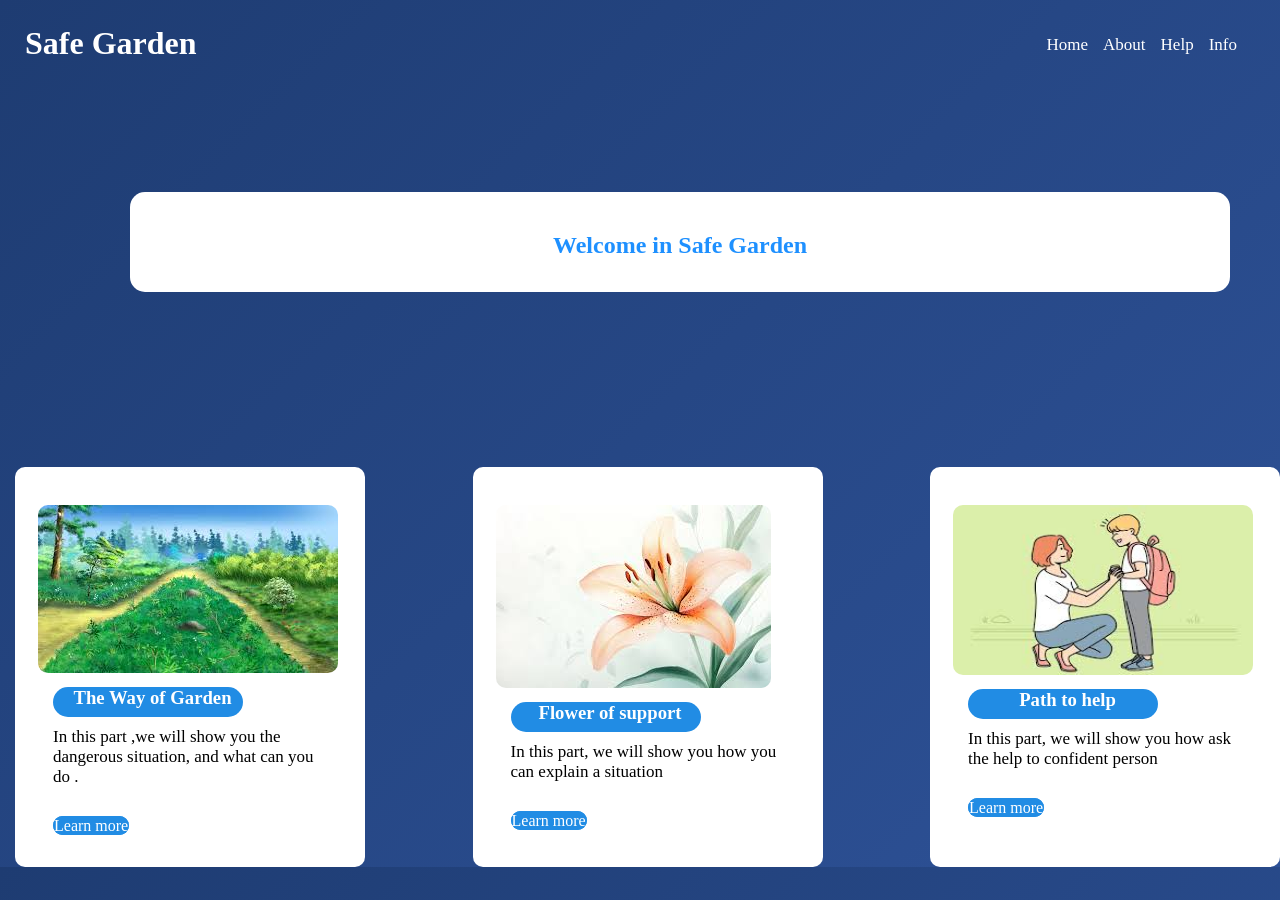
<file: Safe garden.html>
<!DOCTYPE html>
<html lang="en">
<head>
    <meta charset="UTF-8">
    <meta name="viewport" content="width=device-width, initial-scale=1.0">
    <title>Safe gaden</title>
    <link rel="stylesheet" href="CSS15/style.css">
</head>
<body>
    <header class="Tout-debut">
        <h1>Safe Garden</h1>
        <ul>
            <a href="">Home</a>
            <a href="">About</a>
            <a href="">Help</a>
            <a href="">Info</a>
        </ul>
    </header>
    <main class="acceuil0">
        <div class="acceuil">
          <h2>Welcome in Safe Garden</h2>
        </div>
        <div class="Ways0">
            <div class="Ways1">
                <div class="container">
                    <div class="card-wrapper">
                        <ul class="card-list">
                            <li class="card-item">
                                <img src="IMAGE/Ways.jpg" alt="" class="image">
                                <h3>
                                    The Way of Garden
                                </h3>
                                <p>
                                    In this part ,we will show you the dangerous situation, and what can you do .
                                </p>
                                <a href="The way of garden.html" class="Info">
                                    Learn more
                                </a>

                            </li>

                        </ul>
                        
                    </div>

                </div>

            </div>
              <div class="Ways2">
                                <div class="container">
                    <div class="card-wrapper">
                        <ul class="card-list">
                            <li class="card-item">
                                <img src="IMAGE/Flower.jpg" alt="" class="image">
                                <h3>
                                    Flower of support
                                </h3>
                                <p>
                                    In this part, we will show you how you can explain a situation
                                </p>
                                <a href="Flower of support.html" class="Info">
                                    Learn more
                                </a>

                            </li>

                        </ul>
                        
                    </div>

                </div>


        </div>
                          <div class="Ways3">
                                <div class="container">
                    <div class="card-wrapper">
                        <ul class="card-list">
                            <li class="card-item">
                                <img src="IMAGE/HELPING2.jpg" alt="" class="image">
                                <h3>
                                    Path to help
                                </h3>
                                <p>
                                    In this part, we will show you how ask the help to confident person
                                </p>
                                <a href="#" class="Info">
                                    Learn more
                                </a>

                            </li>

                        </ul>
                        
                    </div>

                </div>


        </div>

        </div>

    </main>
</body>
</html>
</file>
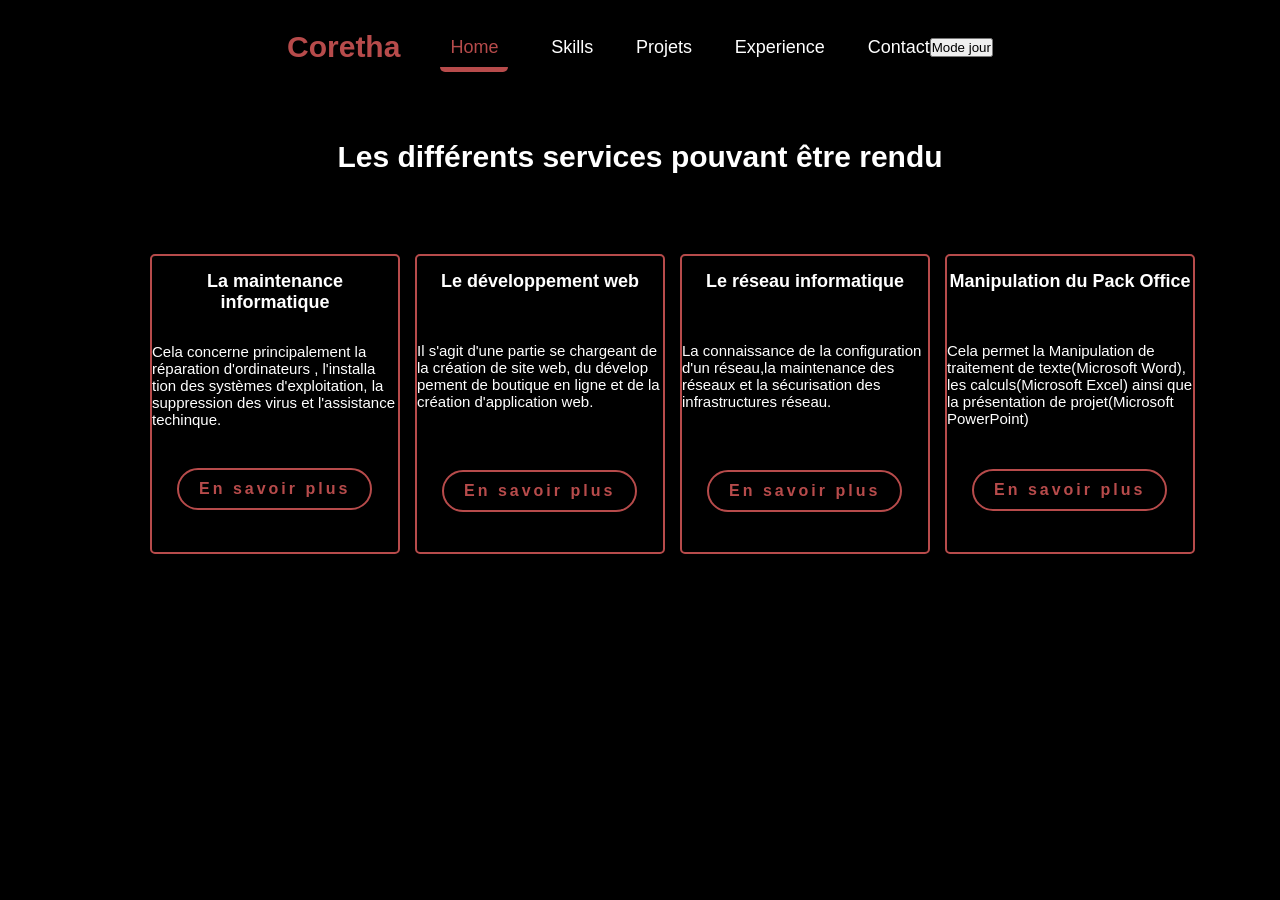
<file: Service.html>
<!DOCTYPE html>
<html lang="en">
<head>
    <meta charset="UTF-8">
    <meta name="viewport" content="width=device-width, initial-scale=1.0">
    <title>Service</title>
    <link rel="stylesheet" href="CSS6/style.css">
</head>
<body>
    <header>
                <a href="" class="logo">Coretha</a>
        <nav>
            <a href="index.html" class="active">Home</a>
            <a href="Service.html">Skills</a>
            <a href="Projets.html">Projets</a>
            <a href="Expérience.html">Experience</a>
            <a href="Contact.html">Contact</a>
        </nav>
    </header>
    <main>
        <h1>Les différents services pouvant être rendu </h1>
        <div class="container">
            <div class="card">
                <h2 class="type">La maintenance informatique</h2>
                <p>
                    Cela concerne principalement la réparation d'ordinateurs ,
                    l'installa <br> tion des systèmes d'exploitation, la suppression des virus  et l'assistance techinque.

                </p>
                <button>En savoir plus</button>
            </div>
            <div class="card">
              <h2 class="type">Le développement web</h2>
                <p class="taille">
                    Il s'agit d'une partie se chargeant de la création de site web, du dévelop <br>pement de boutique en ligne et de la création d'application web.
                </p>
                <button class="savoir">En savoir plus</button>

            </div>
            <div class="card">
                 <h2 class="type1">Le réseau informatique</h2>
                <p class="taille1">
                    La connaissance de la configuration d'un réseau,la maintenance des réseaux et la sécurisation des infrastructures réseau.
                </p>
                <button class="savoir1">En savoir plus</button>

            </div>
            <div class="card">
                        <h2 class="type2">Manipulation du Pack Office</h2>
                <p class="taille2">
                    Cela permet la Manipulation de traitement de texte(Microsoft Word), les calculs(Microsoft Excel) ainsi que la présentation de projet(Microsoft PowerPoint)
                </p>
                <button class="savoir2">En savoir plus</button>

            </div>
        </div>
    </main>
    <script src="theme.js"></script>
</body>
</html>
</file>
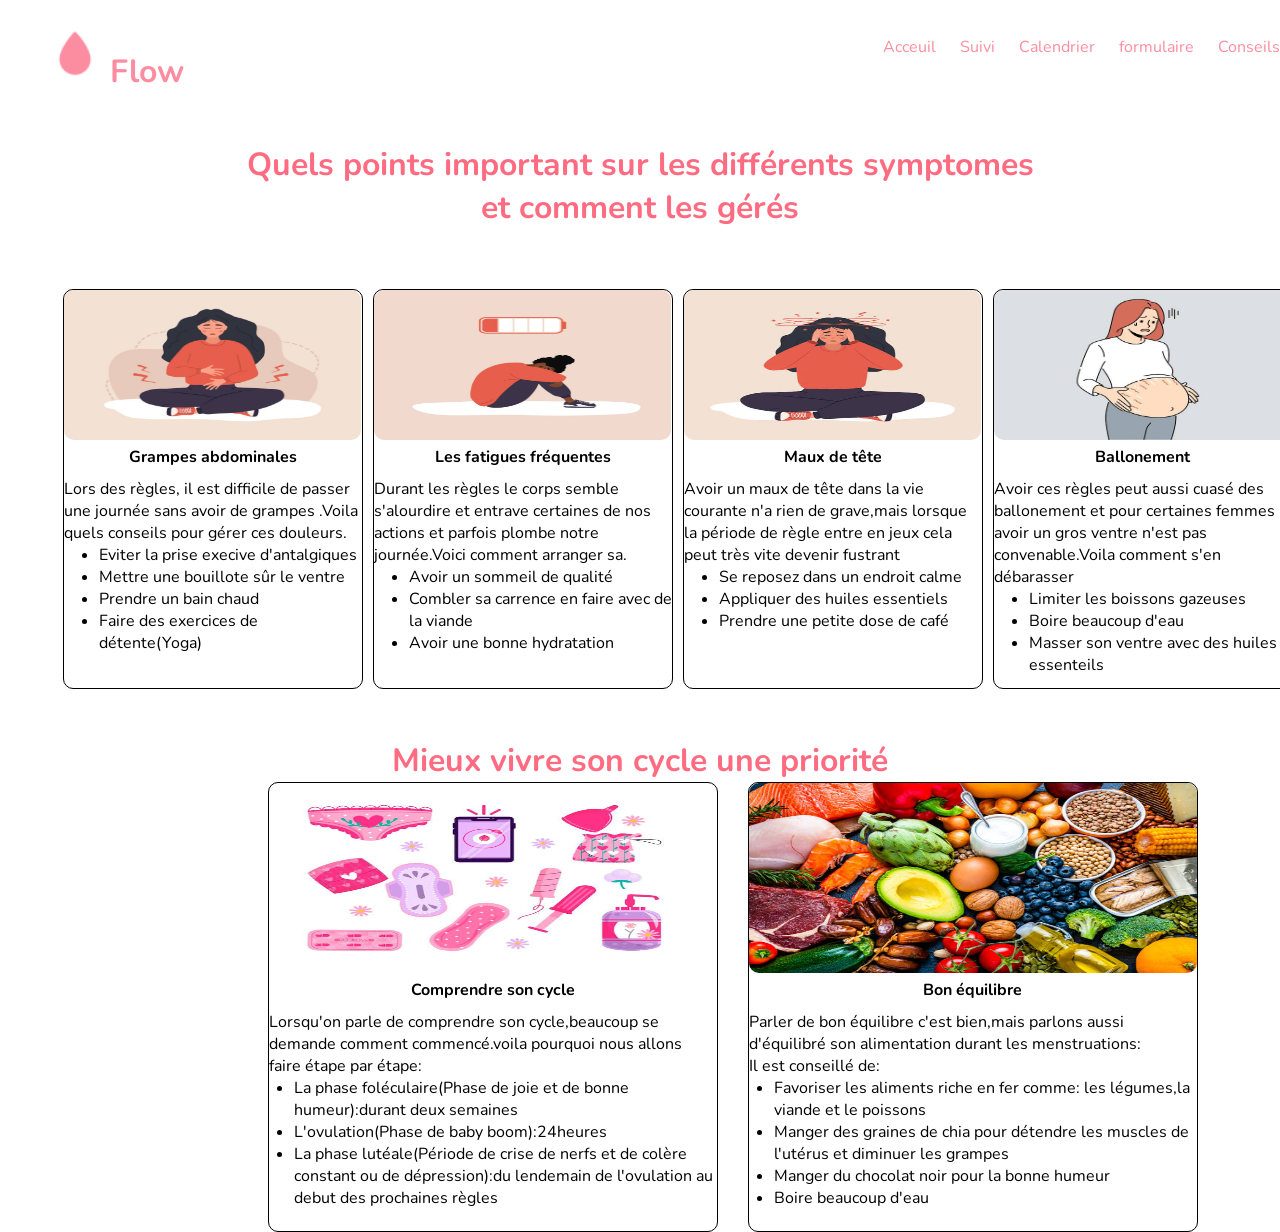
<file: Suivi.html>
<!DOCTYPE html>
<html lang="en">
<head>
    <meta charset="UTF-8">
    <meta name="viewport" content="width=device-width, initial-scale=1.0">
    <title>Suivi</title>
    <link rel="stylesheet" href="CSS5/style.css">
</head>
<body>
         <header class="pain">
                    <div class="pain0">
                  <img src="IMAGE/Drop.png" alt=""><h1> Flow</h1>
  
        </div>
        <nav class="pain1">
            <a href="" class="active">Acceuil</a>
            <a href="Suivi.html">Suivi</a>
            <a href="Menstrual cycle.html">Calendrier</a>
             <a href="formulaire.html">formulaire</a>
            <a href="Suivi.html">Conseils</a>
        </nav>

    </header>

    <h1>Quels points important sur les différents symptomes <br> et comment les gérés</h1>
    <div class="symptomes">
        <div class="maux">
            <div class="maux1">
                <img src="IMAGE/grampe.jpg" alt="">
            </div>
            <h4>Grampes abdominales</h4>
            <p>Lors des règles, il est  difficile de passer une journée sans avoir de grampes .Voila
                quels conseils pour gérer ces douleurs.
            </p>
            <ul>
                <li>Eviter la prise execive d'antalgiques</li>
                <li>Mettre une bouillote sûr le ventre</li>
                <li>Prendre un bain chaud</li>
                <li>Faire des exercices de détente(Yoga)</li>
            </ul>
        </div>
        <div class="maux">
                        <div class="maux2">
                <img src="IMAGE/fatigue.jpg" alt="">
            </div>
            <h4>Les fatigues fréquentes</h4>
            <p>
                Durant les règles le corps semble s'alourdire et entrave certaines de nos actions et parfois plombe notre journée.Voici comment arranger sa.
            </p>
            <ul>
                <li>Avoir un sommeil de qualité</li>
                <li>Combler sa carrence en faire avec de la viande</li>
                <li>Avoir une bonne hydratation</li>
            </ul>

        </div>
        <div class="maux">
             <div class="maux3">
                <img src="IMAGE/maux.jpg" alt="">
            </div>
            <h4>Maux de tête</h4>
            <p>
                Avoir un maux de tête dans la vie courante n'a rien de grave,mais lorsque la période de règle entre en jeux cela peut très vite devenir fustrant
            </p>
            <ul>
                <li>Se reposez dans un endroit calme</li>
                <li>Appliquer des huiles essentiels</li>
                <li>Prendre une petite dose de café</li>
            </ul>

        </div>
        <div class="maux">
                         <div class="maux4">
                <img src="IMAGE/Ventre.jpg" alt="">
            </div>
            <h4>Ballonement</h4>
            <p>
                Avoir ces règles peut aussi cuasé des ballonement et pour certaines femmes avoir un gros ventre n'est pas convenable.Voila comment s'en débarasser
            </p>
            <ul>
                <li>Limiter les boissons gazeuses</li>
                <li>Boire beaucoup d'eau</li>
                <li>Masser son ventre avec des huiles essenteils</li>
            </ul>

        </div>
    </div>
    <h1 class="priorité">Mieux vivre son cycle une priorité</h1>
    <div class="alimentation">
        <div class="alimentation1">
            <div class="alimentation2">
                <img src="IMAGE/Menstru.jpg" alt="">
            </div>
            <h4>Comprendre son cycle</h4>
            <p>Lorsqu'on parle de comprendre son cycle,beaucoup se demande comment commencé.voila pourquoi nous allons faire étape par étape:</p>
            <ul>
                <li>La phase foléculaire(Phase de joie et de bonne humeur):durant deux semaines</li>
                <li>L'ovulation(Phase de baby boom):24heures</li>
                <li>La phase lutéale(Période de crise de nerfs et de colère constant ou de dépression):du lendemain de l'ovulation au debut des prochaines règles</li>

            </ul>
        </div>
        <div class="alimentation1">
            <div class="alimentation3">
                <img src="IMAGE/Plat sain.jpg" alt="">
            </div>
             <h4>Bon équilibre</h4>
             <p>Parler de bon équilibre c'est bien,mais parlons aussi d'équilibré son alimentation durant les menstruations: <br>
                Il est conseillé de:
            </p>
            <ul>
                <li>Favoriser les aliments riche en fer comme: les légumes,la viande et le poissons </li>
                <li>Manger des graines de chia pour détendre les muscles de l'utérus et diminuer les grampes</li>
                <li>Manger du chocolat noir pour la bonne humeur</li>
                <li>Boire beaucoup d'eau</li>
            </ul>

        </div>
    </div>

</body>
</html>
</file>
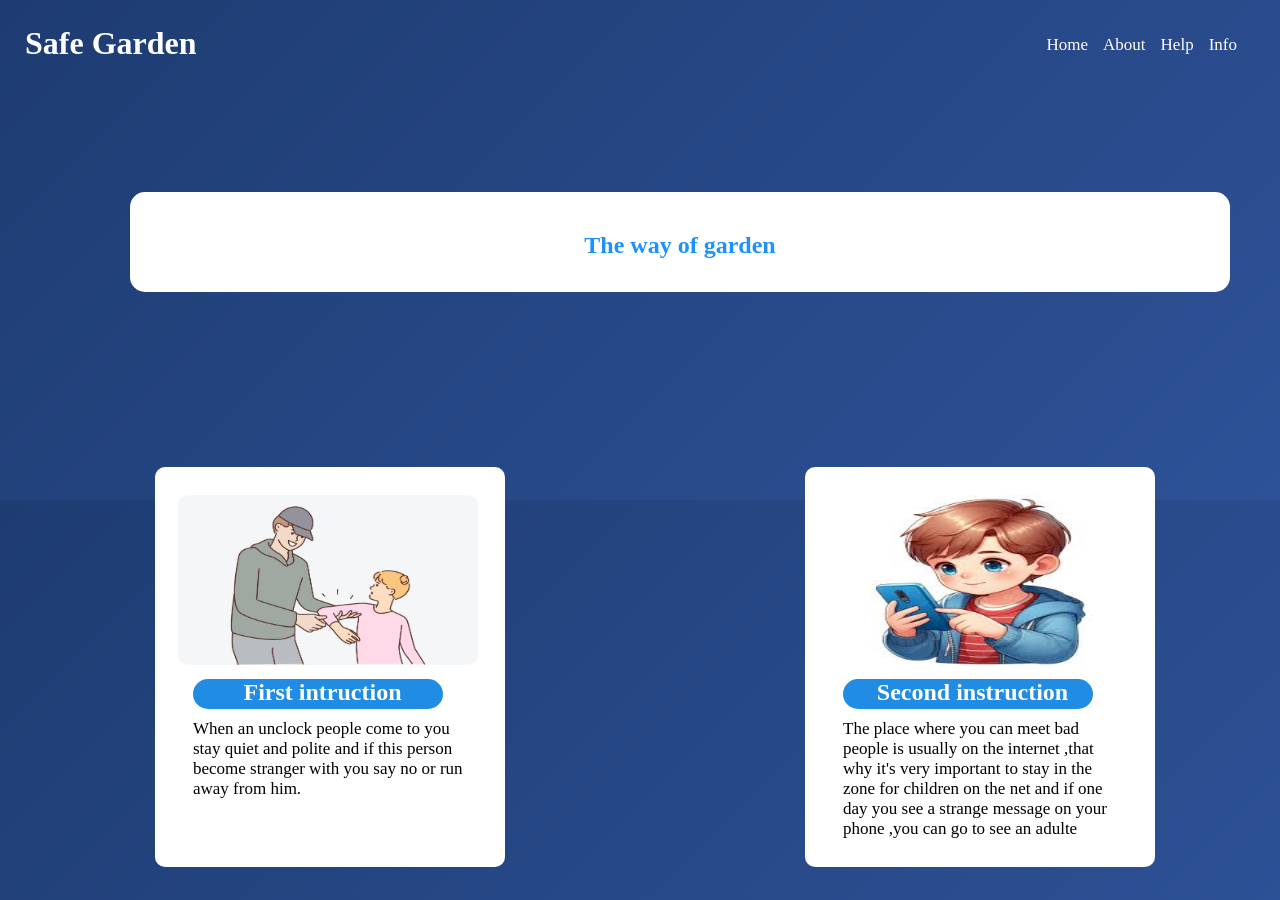
<file: The way of garden.html>
<!DOCTYPE html>
<html lang="en">
<head>
    <meta charset="UTF-8">
    <meta name="viewport" content="width=device-width, initial-scale=1.0">
    <title>The way of garden</title>
    <link rel="stylesheet" href="CSS17/style.css">
</head>
<body>
        <header class="Tout-debut">
        <h1>Safe Garden</h1>
        <ul>
            <a href="Safe garden.html">Home</a>
            <a href="">About</a>
            <a href="">Help</a>
            <a href="">Info</a>
        </ul>
    </header>
    <main class="action0">
         <div class="action1">
          <h2>The way of garden</h2>
        </div>
        <div class="Instruction0">
            <div class="Instruction1">
        <div class="container">
            <div class="card-wrapper">
                <div class="card-list">
                    <div class="card-item">
                        <img src="IMAGE/Kindnapping.jpg" alt="" class="image">
                        <h2>First intruction</h2>
                        <p>When an unclock people come to you stay quiet and 
                        polite and if this person become stranger with you 
                        say no or run away from him.
                        </p>

                    </div>

                </div>

            </div>

        </div>
        </div>
                    <div class="Instruction2">
        <div class="container">
            <div class="card-wrapper">
                <div class="card-list">
                    <div class="card-item">
                        <img src="IMAGE/Protection.jpg" alt="" class="image">
                        <h2>Second instruction</h2>
                        <p>
                            The place where you can meet bad people is usually on the internet ,that why
                            it's very important to stay in the zone for children on the net and if one day
                            you see a strange message on your phone ,you can go to see an adulte


                        </p>

                    </div>

                </div>

            </div>

        </div>
        </div>
        </div>
    </main>
</body>
</html>
</file>
<file: CSS/style.css>
*{
    margin: 0;
    padding: 0;
    box-sizing: border-box;
    text-decoration: none;
}
:root{
    --bg-color:#000;
    --color-:#ffff;
    --log-:#b74b4b;
}
.body,html{
    background-color: var(--bg-color);
    height: 100%;
    font-family: Arial, Helvetica, sans-serif;
     font-size: 62.5%;
    color: var(--color-);
}
body{
    transition: background-color 0.3s ease, color 0.3s ease;
}
.page-controls{
    display: flex;
    gap: 8px;
    align-items: center;
    margin-left: 25px;
}
.page-controls button,
.image-button{
    padding: 8px 12px;
    border: 2px solid var(--log-);
    border-radius: 15px;
    background-color: var(--bg-color);
    color: var(--color-);
    cursor: pointer;
    font-size: 24px;
}
.image-button{
    display: inline-block;
}
#imageInput{
    display: none;
}
body.day-mode{
    --bg-color: #ffffff;
    --color-: #12304a;
    --log-: #1769aa;
    background-color: #ffffff;
    color: #12304a;
}
html.day-mode{ background-color: #ffffff; }
.container{
    display: grid;
    grid-template-columns: 200px 200px 200px 200px ;
    justify-content: center;
    align-items: center;
    gap: 65px;
    margin-top: 300px;

}
.card{
    background-color: var(--bg-color);
    border: 2px solid var(--log-);
    width: 250px;
    height: 250px;
    border-radius: 10px;
}
.card:hover{
    transform: translateY(-5px);
    transition: 0.5s ease;
}
#Service h2{
    text-align: center;
    font-size: 25px;
}
#Service p{
    font-size: 15px;
    margin-top: 30px;
}
#Service ul li{
    margin-left: 30px;
    font-size: 15px;
}
#Service a{
    display: inline-block;
padding: 1rem 2rem;
background-color: var(--bg-color);
border-radius: 4rem;
font-size: 1.6rem;
color: var(--log-);
letter-spacing:0.3rem ;
border: 2px solid var(--log-);
font-weight: 600;
transition: 0.3s ease;
cursor: pointer;
position: relative;
left: 25px;
top: -5px;
}
#Service a:hover{
        transform: scale3d(1.03);
    background-color: var(--log-);
    color: var(--bg-color);
    box-shadow: 0 0 25px  var(--log-);

}
.service1{
    display: flex;
}
#Projets h2{
    text-align: center;
    font-size: 25px;
}
#Projets p{
    font-size: 15px;
    margin-top: 30px;
}
#Projets a{
    display: inline-block;
padding: 1rem 2rem;
background-color: var(--bg-color);
border-radius: 4rem;
font-size: 1.6rem;
color: var(--log-);
letter-spacing:0.3rem ;
border: 2px solid var(--log-);
font-weight: 600;
transition: 0.3s ease;
cursor: pointer;
position: relative;
left: 25px;
top: 95px;
}
#Projets a:hover{
        transform: scale3d(1.03);
    background-color: var(--log-);
    color: var(--bg-color);
    box-shadow: 0 0 25px  var(--log-);

}
#expérience h2{
    text-align: center;
    font-size: 25px;
}
#expérience p{
    font-size: 15px;
    margin-top: 30px;
}
#expérience a{
    display: inline-block;
padding: 1rem 2rem;
background-color: var(--bg-color);
border-radius: 4rem;
font-size: 1.6rem;
color: var(--log-);
letter-spacing:0.3rem ;
border: 2px solid var(--log-);
font-weight: 600;
transition: 0.3s ease;
cursor: pointer;
position: relative;
left: 25px;
top: 95px;
}
#expérience a:hover{
     transform: scale3d(1.03);
    background-color: var(--log-);
    color: var(--bg-color);
    box-shadow: 0 0 25px  var(--log-);

}
#contact h2{
    text-align: center;
    font-size: 25px;
}
#contact p{
    font-size: 15px;
    margin-top: 30px;
}
#contact a{
    display: inline-block;
padding: 1rem 2rem;
background-color: var(--bg-color);
border-radius: 4rem;
font-size: 1.6rem;
color: var(--log-);
letter-spacing:0.3rem ;
border: 2px solid var(--log-);
font-weight: 600;
transition: 0.3s ease;
cursor: pointer;
position: relative;
left: 25px;
top: 95px;
}
#contact a:hover{
     transform: scale3d(1.03);
    background-color: var(--log-);
    color: var(--bg-color);
    box-shadow: 0 0 25px  var(--log-);

}

header{
    margin-top: 20px;
    position: fixed;
    top: 0;
    left: 0;
    width: 100%;
    padding: 1rem;
    background-color: transparent;
    filter: drop-shadow(10px);
    display: flex;
    justify-content: center;
    align-items: center;
    z-index: 100;
}
.logo{
    font-size: 3rem;
    color: var(--log-);
    font-weight: 800;
    cursor: pointer;
    transition: 0.5s ease;
}
.logo:hover{
    transform: scale(1.1);

}
nav a{
    font-size: 1.8rem;
    color: var(--color-);
    margin-left: 4rem;
    transition: 0.3s ease;
    font-weight: 500;
    border-bottom: 3px solid transparent;
}
nav a:hover,nav a.active{
    color: var(--log-);
    border-bottom: 3px solid var(--log-);
}
nav.active{
    display: block;
    font-size: 2rem;
    margin: 3rem;
}
nav a:hover,nav a.active{
    padding: 1rem;
    border-radius: 0.5rem;
    border-bottom: 0.5rem solid;
}
.Home{
    display: flex;
    justify-content: center;
    align-items: center;
    gap: 8rem;
    background-color: var(--bg-color);
}
.Home .home-content h1{
    font-size: 6rem;
    font-weight: 700;
    line-height: 1.3;
}
span{
    color: var(--log-);
}
.home-content h3{
    font-size: 4rem;
    margin-bottom: 1rem;
    font-weight: 700;
}
.home-img{
    border-radius: 50%;
}
.home-img img{
    position: relative;
    width: 32vw;
    border-radius:50% ;
    box-shadow: 0 0 25px solid var(--log-);
    cursor: pointer;
    transition: 0.2s linear;
}
.home-img img:hover{
    font-size: 1.8rem;
    font-weight: 500;
}
.social-icons{
display: flex;
gap: 15px;
}
.social-icons img{
    width: 40px;
}
.social-icons img:hover{
    background-color: var(--log-);
    width: 40px;
    border-radius: 10px;
    transform: translateY(-5px);
    transition: 0.5s ease;
}
.btn{
    display: inline-block;
    padding: 1rem 2.8rem;
    background-color: var(--bg-color);
    border-radius: 4rem;
    font-size: 1.6rem;
    color: var(--log-);
    letter-spacing: 0.3rem;
    font-weight: 600;
    border: 2px solid var(--log-);
    margin-top: 40px;
    transition: 0.3s ease;
    cursor: pointer;
}
.btn:hover{
    transform: scale3d(1.03);
    background-color: var(--log-);
    color: var(--bg-color);
    box-shadow: 0 0 25px var(--log-);
}
.typing-text{
    font-size: 34px;
    font-weight: 600;
    min-width: 280px;
}
.typing-text span{
    position: relative;
}
.typing-text span::before{
    content: "software Developper";
    color: var(--log-);
    animation: words 20s infinite;
}
.typing-text span ::after{
    content: "";
    background-color: var(--bg-color);
    position: absolute;
    width: calc(100% +8px);
    height: 100%;
    border-left: 3px solid var(--log-);
    right: -8px;
    animation: cursor 0.6s infinite;
}
@keyframes cursor {
    to{
        border-left: 3px solid var(--log-);
    }
}
@keyframes words {
    0%,20%{
        content:"Web developper";
    }
    21%,40%{
        content: "Software developper";
    }
    41%,60%{
        content:"Web designer";
    }
    61%,80%{
        content: "Script writter";
    }
    81%,100%{
        content: "Programmer";
    }
}
@media all and (max-width:768px){
    nav{
        flex-direction: column;
        width: 150px;
        height: 300px;
        border-left: 2px solid var(--log-);
        border-bottom-left-radius: 2rem;
        border-bottom: 2px solid var(--log-);
        padding: 1rem ;
        background-color: #161616;
        border-top: 0.1rem solid rgba(0, 0, 0, 0.1);
        position: relative;
        left: 170px;
        top: -30px;
    }
    nav .active{
        display: block;
    }
    .home-content{
        text-align: center;
    }
    .social-icons{
        justify-content: center;
        align-items: center;
    }
    nav a{
        display: block;
        font-size: 2rem;
        margin: 2rem 0;
    }
    .home-img{
        position: relative;
        top: 620px;
        display: flex;
        align-items: center;
        justify-content: center;
    }
    .logo{
        display: flex;
        position: relative;
        top: -150px;
    }
    .container{
        display: flex;
        flex-direction: column;
        position: relative;
        top: 65px;


    }
    .Home{
        display: block;
        flex-direction: column;
    }
        .page-controls{
        position: relative;
        left: -150px;
    }

 }
</file>
<file: CSS/theme.css>
:root {
    --day-background: #ffffff;
    --day-blue: #1769aa;
    --day-text: #12304a;
    --day-soft-blue: #eaf4ff;
}

body.day-mode {
    background-color: var(--day-background) !important;
    color: var(--day-text) !important;
}

html.day-mode {
    background-color: var(--day-background) !important;
}

#themeToggle,
.theme-toggle {
    padding: 8px 12px;
    border: 2px solid #b74b4b !important;
    border-radius: 15px;
    background-color: transparent;
    color: #b74b4b;
    cursor: pointer;
    font-size: 14px;
    margin-left: 15px;
}

body.day-mode #themeToggle,
body.day-mode .theme-toggle {
    border-color: var(--day-blue) !important;
}

body.day-mode * {
    background-color: var(--day-background) !important;
    color: var(--day-text) !important;
}

body.day-mode header,
body.day-mode nav,
body.day-mode main,
body.day-mode section,
body.day-mode article,
body.day-mode .container,
body.day-mode .card,
body.day-mode form,
body.day-mode .contact-form,
body.day-mode .contact-info,
body.day-mode footer {
    background-color: var(--day-background) !important;
    color: var(--day-text) !important;
}

body.day-mode h1,
body.day-mode h2,
body.day-mode h3,
body.day-mode h4,
body.day-mode h5,
body.day-mode h6,
body.day-mode p,
body.day-mode li,
body.day-mode label,
body.day-mode span,
body.day-mode td,
body.day-mode th {
    color: var(--day-text) !important;
}

body.day-mode a,
body.day-mode .logo {
    color: var(--day-blue) !important;
}

body.day-mode input,
body.day-mode textarea,
body.day-mode select {
    background-color: var(--day-background) !important;
    color: var(--day-text) !important;
    border-color: var(--day-blue) !important;
}

body.day-mode button,
body.day-mode .btn,
body.day-mode .theme-toggle,
body.day-mode .card a {
    background-color: var(--day-blue) !important;
    color: #ffffff !important;
    border-color: var(--day-blue) !important;
}

body.day-mode .theme-toggle {
    cursor: pointer;
}

body.day-mode nav {
    background-color: var(--day-soft-blue) !important;
}

body.day-mode .card {
    border-color: var(--day-blue) !important;
}

body.day-mode button:hover,
body.day-mode .btn:hover,
body.day-mode .theme-toggle:hover,
body.day-mode .card button:hover,
body.day-mode .card a:hover {
    background-color: var(--day-blue) !important;
    color: #000000 !important;
    border-color: #000000 !important;
    box-shadow: none !important;
    transform: scale3d(1.03, 1.03, 1.03);
}

body.day-mode img {
    border-color: var(--day-blue);
}
</file>
<file: CSS20/style.css>
﻿*{
    margin: 0px;
    padding: 0px;
    box-sizing: border-box;
}
:root{
    --bg-:#06051b;
    --color-:#ffff;
    --pr-:#000;
    --g-:#1663aa;
    --gr-:#272347;
    --cp-:#061f36;
    --t-:#01101f;
}
body,html{
    background-color: var(--bg-);
    height: 100%;
    color: var(--color-);
    font-family: 'Franklin Gothic Medium', 'Arial Narrow', Arial, sans-serif;    
}
.home{
    background-color:var(--pr-);
    height: 80px;
}
.home .image{
    display: flex;
    gap: 20px;
}
.image img{
    width: 150px;
    height: 50px;
    margin-top: 15px;

}
.image1{
    display: flex;
    gap: 25px;
}
.image1 img{
    width: 35px;
    height: 35px;
    margin-top: 25px;
}
.image1 img:hover{
    transition: 0.5s ease;
    background-color: #1663aa;
    border-radius: 10px;
}
.image input{
    background-color: var(--gr-);
    width: 250px;
    height: 35px;
    border-radius: 5px;
    border: 1.5px solid var(--g-);
    margin-left: 360px;
    margin-top: 25px;
    color: var(--color-);
}
.dossier{
    display: flex;
    gap: 5px;
}
.dossier a{
    text-decoration: none;
    color: var(--color-);
    display: flex;
    margin-left: 15px;
}
.dossier a img{
    width: 30px;
    height: 30px;
    margin-top: 30px;
}
.dossier a p{
    margin-top: 35px;
}
.dossier a:hover{
    border-radius: 5px;
    border-bottom:4px solid #1663aa;
    transform: translateY(-5px);
    transition: 0.5s ease;
}
main img{
    width: 1000px;
    height: 200px;
    margin-left: 180px;
    margin-top: 40px;
    box-shadow: 0 0 0.15px;
}
main h1{
    color: var(--color-);
    margin-top: 50px;
    margin-left: 180px;
}
.container{
    display: grid;
    grid-template-columns: 200px 200px 200px 200px;
    gap: 15px;
    margin-left: 190px;
    margin-top: 40px;
    background-color: var(--t-);
    width: 1000px;
    height: 270px;
    border-radius: 10px;
    justify-content: center;
    align-items: center;
}
.card{
    background-color:var(--cp-);
    border: 1px solid var(--g-);
    height: 250px;
    border-radius: 10px;
}
.card:hover{
    transform: translateY(-5px);
    transition: 0.5s ease;
}
.card1 img{
    width: 170px;
    height: 120px;
    border-radius: 10px;
    margin-left: 15px;
    margin-top: 10px;
}
.card1 h2{
    text-align: center;
}
.card1 button{
    background-color: var(--g-);
    width: 100px;
    height: 40px;
    color: var(--color-);
    border-radius: 10px;
    border: 1px solid var(--g-);
    margin-top: 20px;
    margin-left: 45px;
}
.container1{
    display: grid;
    grid-template-columns: 200px 200px 200px 200px 200px;
    gap: 15px;
    margin-left: 50px;
    margin-top: 50px;
    background-color: var(--t-);
    width: 1200px;
    height: 270px;
    border-radius: 10px;
    justify-content: center;
    align-items: center;
}
.card{
    background-color:var(--cp-);
    border: 1px solid var(--g-);
    height: 260px;
    border-radius: 10px;
}
.card:hover{
    transform: translateY(-5px);
    transition: 0.5s ease;
}
@media all and (max-width:768px){
    .home{
        width: 100%;
    }
    .image input{
        position: relative;
        left: -370px;
        width: 100px;
    }
    .dossier{
        display: block;
        flex-direction: column;
        position: relative;
        left: -390px;
        background-color: var(--cp-);
        height: 250px;
        border-radius: 10px;
        font-size: 14px;
    }
    body,html{
        background-color: var(--bg-);
        width: 100%;
    }
    main img{
        width: 100%;
        margin-left: -5px;
    }
    main h1{
       margin-left: 5px;

    }
    main .titre{
        position: relative;
        top: 750px;
    }
    .container{
        margin-left: 50px;
        display: block;
        flex-direction: column;
        width: 200px;
    }
    .container1{
        margin-left: 50px;
        display: block;
        flex-direction: column;
        width: 200px;
        margin-top: 800px;
    }

}
</file>
<file: CSS8/style.css>
* {
            margin: 0;
            padding: 0;
            box-sizing: border-box;
        }

        body {
            font-family: 'Segoe UI', Tahoma, Geneva, Verdana, sans-serif;
            background: #f4f6f9;
            color: #1e2a3a;
            width: 100%;
            margin: 0 auto;
            padding: 0;
        }
        a {
            text-decoration: none;
            color: inherit;
        }

        img {
            display: block;
        }

        .header {
            background: #0b1a2e;
            color: #fff;
            padding: 20px 40px;
            display: flex;
            justify-content: space-between;
            align-items: center;
            height: 80px;
            position: sticky;
            top: 0;
            z-index: 100;
        }
        .logo {
            font-size: 28px;
            font-weight: 700;
            letter-spacing: 1px;
        }
        .logo span {
            color: #f39c12;
        }

        .nav ul {
            list-style: none;
            display: flex;
            gap: 30px;
        }
        .nav ul li a {
            font-size: 16px;
            font-weight: 500;
            transition: color 0.2s;
            padding: 6px 0;
            border-bottom: 2px solid transparent;
        }
        .nav ul li a:hover {
            color: #f39c12;
            border-bottom-color: #f39c12;
        }

        .hero {
            background: linear-gradient(135deg, #0b1a2e 0%, #1a3852 100%);
            color: #fff;
            width: 100%;
            height: 480px;
            display: flex;
            align-items: center;
            justify-content: center;
            text-align: center;
            padding: 0 40px;
        }
        .hero-content h1 {
            font-size: 48px;
            font-weight: 700;
            margin-bottom: 16px;
        }
        .hero-content h1 span {
            color: #f39c12;
        }
        .hero-content p {
            font-size: 20px;
            opacity: 0.85;
            margin-bottom: 28px;
            max-width: 700px;
            margin-left: auto;
            margin-right: auto;
        }
        .btn {
            display: inline-block;
            padding: 14px 40px;
            background: #f39c12;
            color: #0b1a2e;
            font-weight: 700;
            font-size: 18px;
            border-radius: 30px;
            transition: background 0.3s, transform 0.2s;
            border: none;
            cursor: pointer;
        }
        .btn:hover {
            background: #e67e22;
            transform: scale(1.04);
        }

        .section-title {
            text-align: center;
            font-size: 34px;
            font-weight: 700;
            margin: 60px 0 30px 0;
            color: #0b1a2e;
        }
        .section-title span {
            color: #f39c12;
        }
        .vehicles-grid {
            width: 100%;
            padding: 0 40px;
            display: grid;
            grid-template-columns: 360px 360px 360px;
            gap: 40px;
            justify-content: center;
        }
        .vehicle-card {
            background: #fff;
            border-radius: 12px;
            overflow: hidden;
            box-shadow: 0 8px 24px rgba(0, 0, 0, 0.08);
            transition: transform 0.25s, box-shadow 0.25s;
            width: 360px;
        }
        .vehicle-card:hover {
            transform: translateY(-8px);
            box-shadow: 0 16px 40px rgba(0, 0, 0, 0.14);
        }

        .vehicle-card img {
            width: 360px;
            height: 220px;
            object-fit: cover;
            background: #d5dde8;
        }

        .vehicle-info {
            padding: 18px 20px 22px;
        }
        .vehicle-info h3 {
            font-size: 20px;
            font-weight: 700;
            margin-bottom: 6px;
        }
        .vehicle-info .price {
            font-size: 22px;
            font-weight: 700;
            color: #f39c12;
            margin: 6px 0 10px 0;
        }
        .vehicle-info .details {
            display: flex;
            gap: 16px;
            font-size: 14px;
            color: #5a6a7a;
            margin-bottom: 14px;
        }
        .vehicle-info .details span {
            display: flex;
            align-items: center;
            gap: 4px;
        }
        .btn-small {
            display: inline-block;
            padding: 10px 28px;
            background: #0b1a2e;
            color: #fff;
            border-radius: 30px;
            font-weight: 600;
            font-size: 14px;
            transition: background 0.3s;
            border: none;
            cursor: pointer;
        }
        .btn-small:hover {
            background: #1a3852;
        }

        .about {
            width: 100%;
            padding: 60px 40px;
            background: #fff;
            margin-top: 60px;
            display: flex;
            gap: 60px;
            align-items: center;
        }
        .about-image {
            width: 480px;
            height: 300px;
            background: #d5dde8;
            border-radius: 12px;
            flex-shrink: 0;
            display: flex;
            align-items: center;
            justify-content: center;
            font-size: 18px;
            color: #5a6a7a;
        }
        .about-text {
            flex: 1;
        }
        .about-text h2 {
            font-size: 32px;
            font-weight: 700;
            margin-bottom: 16px;
        }
        .about-text h2 span {
            color: #f39c12;
        }
        .about-image {
            width: 480px;
            height: 300px;
            background: #d5dde8;
            border-radius: 12px;
            flex-shrink: 0;
            display: flex;
            align-items: center;
            justify-content: center;
            font-size: 18px;
            color: #5a6a7a;
        }
        .about-text {
            flex: 1;
        }
        .about-text h2 {
            font-size: 32px;
            font-weight: 700;
            margin-bottom: 16px;
        }
        .about-text h2 span {
            color: #f39c12;
        }
        .about-text p {
            font-size: 16px;
            line-height: 1.7;
            color: #2c3e50;
            margin-bottom: 12px;
        }

        .contact {
            width: 100%;
            padding: 60px 40px 80px;
            background: #f4f6f9;
        }
        .contact-wrapper {
            display: flex;
            gap: 60px;
            background: #fff;
            border-radius: 16px;
            padding: 40px;
            box-shadow: 0 8px 24px rgba(0, 0, 0, 0.06);
        }
        .contact-form {
            flex: 2;
        }
        .contact-form h3 {
            font-size: 24px;
            font-weight: 700;
            margin-bottom: 20px;
        }
        .contact-form label {
            display: block;
            font-weight: 600;
            font-size: 14px;
            margin-bottom: 4px;
            color: #1e2a3a;
        }
        .contact-form input,
        .contact-form textarea {
            width: 100%;
            padding: 12px 16px;
            border: 2px solid #e2e8f0;
            border-radius: 8px;
            font-size: 15px;
            font-family: inherit;
            margin-bottom: 18px;
            transition: border 0.2s;
            background: #fafbfc;
        }
        .contact-form input:focus,
        .contact-form textarea:focus {
            outline: none;
            border-color: #f39c12;
        }
        .contact-form textarea {
            resize: vertical;
            min-height: 120px;
        }
        .contact-form .btn {
            width: 100%;
            text-align: center;
            border-radius: 8px;
        }

        .contact-info {
            flex: 1;
            background: #0b1a2e;
            border-radius: 12px;
            padding: 30px 28px;
            color: #fff;
        }
        .contact-info h3 {
            font-size: 22px;
            font-weight: 700;
            margin-bottom: 20px;
        }
        .contact-info p {
            font-size: 15px;
            line-height: 1.7;
            opacity: 0.85;
            margin-bottom: 20px;
        }
        .contact-info .info-item {
            display: flex;
            align-items: center;
            gap: 12px;
            margin-bottom: 14px;
            font-size: 15px;
        }
        .contact-info .info-item .icon {
            width: 36px;
            height: 36px;
            background: rgba(255, 255, 255, 0.12);
            border-radius: 50%;
            display: flex;
            align-items: center;
            justify-content: center;
            font-size: 18px;
        }
        .footer {
            width: 100%;
            background: #0b1a2e;
            color: #b0c4d9;
            padding: 30px 40px;
            display: flex;
            justify-content: space-between;
            align-items: center;
            font-size: 14px;
        }
        .footer .socials {
            display: flex;
            gap: 18px;
        }
        .footer .socials a {
            color: #b0c4d9;
            transition: color 0.2s;
            font-size: 16px;
        }
        .footer .socials a:hover {
            color: #f39c12;
        }

        .text-center {
            text-align: center;
        }
        .mt-20 {
            margin-top: 20px;
        }


        @media all and (max-width: 767px) {
            .vehicles-grid{
                display: flex;
                flex-direction: column;
                padding-right: 30px;
            }
            .header{
                background-color: #0b1a2e;
                height: 80px;
            }
            .logo{
                margin-left: -20px;
            }
            .nav ul{
                margin-left: -49px;
            }
            .hero{
             background: linear-gradient(135deg, #0b1a2e 0%, #1a3852 100%);
            color: #fff;
            width: 100%;

            }
            .about{
                flex-direction: column;
                display: block;
                width: 100%;
            }
            .about-image{
                margin-left: -40px;
            }
            .section-title{
                margin-left: -690px;
            }
            .contact-wrapper{
                display: block;
                flex-direction: column;
                margin-left: -40px;
                width: 100;
            }
            .contact-info{
                margin-top: 20px;
                width: 100%;
                margin-left: -10px;
            }
            .footer{
              background-color: #0b1a2e;
                
            }
            .socials a{
                font-size: 5px;
            }
            .footer span{
                font-size:  10px;
            }
            .section-title{
                margin-left: 60px;
            }
        }
</file>
<file: CSS10/style.css>
*{
    margin: 0;
    padding: 0;
    box-sizing: border-box;
    text-decoration: none;
}
:root{
    --bg-color:#000;
    --color-:#ffff;
    --log-:#b74b4b;
}
.body,html{
    background-color: var(--bg-color);
    height: 100%;
    font-family: Arial, Helvetica, sans-serif;
     font-size: 62.5%;
    color: var(--color-);
}
header{
    margin-top: 20px;
    position: fixed;
    top: 0;
    left: 0;
    width: 100%;
    padding: 1rem;
    background-color: transparent;
    filter: drop-shadow(10px);
    display: flex;
    justify-content: center;
    align-items: center;
    z-index: 100;
}
.logo{
    font-size: 3rem;
    color: var(--log-);
    font-weight: 800;
    cursor: pointer;
    transition: 0.5s ease;
}
.logo:hover{
    transform: scale(1.1);

}
nav a{
    font-size: 1.8rem;
    color: var(--color-);
    margin-left: 4rem;
    transition: 0.3s ease;
    font-weight: 500;
    border-bottom: 3px solid transparent;
}
nav a:hover,nav a.active{
    color: var(--log-);
    border-bottom: 3px solid var(--log-);
}
nav.active{
    display: block;
    font-size: 2rem;
    margin: 3rem;
}
nav a:hover,nav a.active{
    padding: 1rem;
    border-radius: 0.5rem;
    border-bottom: 0.5rem solid;
}
.Home{
    display: flex;
    justify-content: center;
    align-items: center;
    gap: 8rem;
    background-color: var(--bg-color);
}
.Home .home-content h1{
    font-size: 6rem;
    font-weight: 700;
    line-height: 1.3;
}
span{
    color: var(--log-);
}
.home-content h3{
    font-size: 4rem;
    margin-bottom: 1rem;
    font-weight: 700;
}
.home-img{
    border-radius: 50%;
}
.home-img img{
    position: relative;
    width: 32vw;
    border-radius:50% ;
    box-shadow: 0 0 25px solid var(--log-);
    cursor: pointer;
    transition: 0.2s linear;
}
.home-img img:hover{
    font-size: 1.8rem;
    font-weight: 500;
}
.social-icons{
display: flex;
gap: 15px;
}
.social-icons img{
    width: 40px;
}
.social-icons img:hover{
    background-color: var(--log-);
    width: 40px;
    border-radius: 10px;
    transform: translateY(-5px);
    transition: 0.5s ease;
}
        .contact {
            width: 100%;
            padding: 60px 40px 80px;
            background: var(--bg-color);
            margin-top: 40px;
        }
        .contact-wrapper {
            display: flex;
            gap: 60px;
            background: var(--bg-color);
            border-radius: 16px;
            padding: 40px;
            box-shadow: 0 8px 24px rgba(0, 0, 0, 0.06);
        }
        .section-title{
            text-align: center;
            font-size: 30px;
        }
        .contact-form {
            flex: 2;
        }
        .contact-form h3 {
            font-size: 24px;
            font-weight: 700;
            margin-bottom: 20px;
        }
        .contact-form label {
            display: block;
            font-weight: 600;
            font-size: 14px;
            margin-bottom: 4px;
            color: var(--color-);
        }
        .contact-form input,
        .contact-form textarea {
            width: 100%;
            padding: 12px 16px;
            border: 2px solid var(--log-);
            border-radius: 8px;
            font-size: 15px;
            font-family: inherit;
            margin-bottom: 18px;
            transition: border 0.2s;
            background: var(--bg-color);
            color: var(--color-);
        }
        .contact-form input:focus,
        .contact-form textarea:focus {
            outline: none;
            border-color: var(--log-);
        }
        .contact-form textarea {
            resize: vertical;
            min-height: 120px;
        }
        .contact-form .btn {
            width: 100%;
            text-align: center;
            border-radius: 8px;
        }

        .contact-info {
            flex: 1;
            background: #0b1a2e;
            border-radius: 12px;
            padding: 30px 28px;
            color: #fff;
        }
        .contact-info h3 {
            font-size: 22px;
            font-weight: 700;
            margin-bottom: 20px;
        }
        .contact-info p {
            font-size: 15px;
            line-height: 1.7;
            opacity: 0.85;
            margin-bottom: 20px;
        }
        .contact-info .info-item {
            display: flex;
            align-items: center;
            gap: 12px;
            margin-bottom: 14px;
            font-size: 15px;
        }
        .contact-info .info-item .icon {
            width: 36px;
            height: 36px;
            background: rgba(255, 255, 255, 0.12);
            border-radius: 50%;
            display: flex;
            align-items: center;
            justify-content: center;
            font-size: 18px;
        }
        .btn{
            background-color: var(--bg-color);
            padding: 1rem 2rem;
            border: 2px solid var(--log-);
            color: white;
            border-radius: 10px;
        }
        .btn:hover{
            background-color: var(--log-);
            transition: 0.5s ease;
            color: var(--bg-color);
        }
                .footer {
            width: 100%;
            background: var(--log-);
            color: var(--color-);
            padding: 30px 40px;
            display: flex;
            justify-content: space-between;
            align-items: center;
            font-size: 14px;
        }
        .footer .socials {
            display: flex;
            gap: 18px;
        }
        .footer .socials a {
            color: var(--color-);
            transition: color 0.2s;
            font-size: 16px;
        }
        .footer .socials a:hover {
            color: var(--bg-color);
        }
        .footer span{
            color: var(--color-);
            text-align: center;
        }

        .text-center {
            text-align: center;
        }
        .mt-20 {
            margin-top: 20px;
        }

        @media all and (max-width:768px){
    nav{
        flex-direction: column;
        width: 150px;
        height: 300px;
        border-left: 2px solid var(--log-);
        border-bottom-left-radius: 2rem;
        border-bottom: 2px solid var(--log-);
        padding: 1rem ;
        background-color: #161616;
        border-top: 0.1rem solid rgba(0, 0, 0, 0.1);
        position: relative;
        left: 105px;
        top: -30px;
    }
    nav .active{
        display: block;
    }
    .home-content{
        text-align: center;
    }
    .social-icons{
        justify-content: center;
        align-items: center;
    }
    nav a{
        display: block;
        font-size: 2rem;
        margin: 2rem 0;
    }
    .home-img{
        position: relative;
        top: 620px;
        display: flex;
        align-items: center;
        justify-content: center;
    }
    .logo{
        display: flex;
        position: relative;
        top: -150px;
    }
    .container{
        display: flex;
        flex-direction: column;
        position: relative;
        top: 65px;


    }
    .Home{
        display: block;
        flex-direction: column;
    }
    .contact{
        margin-top: 345px;
    }
                .section-title{
                margin-left: -690px;
            }
            .contact-wrapper{
                display: block;
                flex-direction: column;
                margin-left: -40px;
                width: 100;
            }
            .contact-info{
                margin-top: 20px;
                width: 100%;
                margin-left: -10px;
            }
            .section-title{
                margin-left: 60px;
            }
                        .footer{
              background-color: #0b1a2e;
                
            }
            .socials a{
                font-size: 5px;
            }
            .footer span{
                font-size:  10px;
            }


 }
</file>
<file: CSS9/style.css>
*{
    margin: 0;
    padding: 0;
    box-sizing: border-box;
    text-decoration: none;
}
:root{
    --bg-color:#000;
    --color-:#ffff;
    --log-:#b74b4b;
}
.body,html{
    background-color: var(--bg-color);
    height: 100%;
    font-family: Arial, Helvetica, sans-serif;
     font-size: 62.5%;
    color: var(--color-);
}
header{
    margin-top: 20px;
    position: fixed;
    top: 0;
    left: 0;
    width: 100%;
    padding: 1rem;
    background-color: transparent;
    filter: drop-shadow(10px);
    display: flex;
    justify-content: center;
    align-items: center;
    z-index: 100;
}
.logo{
    font-size: 3rem;
    color: var(--log-);
    font-weight: 800;
    cursor: pointer;
    transition: 0.5s ease;
}
.logo:hover{
    transform: scale(1.1);

}
nav a{
    font-size: 1.8rem;
    color: var(--color-);
    margin-left: 4rem;
    transition: 0.3s ease;
    font-weight: 500;
    border-bottom: 3px solid transparent;
}
nav a:hover,nav a.active{
    color: var(--log-);
    border-bottom: 3px solid var(--log-);
}
nav.active{
    display: block;
    font-size: 2rem;
    margin: 3rem;
}
nav a:hover,nav a.active{
    padding: 1rem;
    border-radius: 0.5rem;
    border-bottom: 0.5rem solid;
}
h1{
    text-align: center;
    color: white;
    font-size: 30px;
    margin-top: 125px;
}
p{
    margin-top: 90px;
    text-align:center ;
    font-size: 20px;
}
@media all and (max-width:768px) {
        nav{
        flex-direction: column;
        width: 150px;
        height: 300px;
        border-left: 2px solid var(--log-);
        border-bottom-left-radius: 2rem;
        border-bottom: 2px solid var(--log-);
        padding: 1rem ;
        background-color: #161616;
        border-top: 0.1rem solid rgba(0, 0, 0, 0.1);
        position: relative;
        left: 105px;
        top: -30px;
    }
    nav .active{
        display: block;
    }
    nav a{
        display: block;
        font-size: 2rem;
        margin: 2rem 0;
    }
    h1{
        margin-top: 290px;
    }
}
</file>
<file: CSS2/style.css>
@import url('https://fonts.googleapis.com/css2?family=Nunito:ital,wght@0,200..1000;1,200..1000&family=Poppins:ital,wght@0,100;0,200;0,300;0,400;0,500;0,600;0,700;0,800;0,900;1,100;1,200;1,300;1,400;1,500;1,600;1,700;1,800;1,900&display=swap');

 *{
    margin: 0px;
    padding: 0px;
    box-sizing: border-box;
 }
 body,html{
    background-color: var(--color-);
    font-family: "Nunito", sans-serif;

 }
 :root{
    --pink-: #fc8da0;
    --color-:#ffff;
    
 }
 .pain{
    display: flex;
    justify-content:space-between ;
    align-items: center;
 }
 .pain0{
    display: flex;
    gap: 10px;
    position: relative;
    left: 50px;
 }
 .pain0 h1{
    color: var(--pink-);
 }
 .pain1 a{
    text-decoration: none;
    color: var(--pink-);
    margin-left: 20px;
 }
 .pain1 a:hover{
    border-bottom: 2px solid var(--pink-);
    border-radius: 3px;
 }
.drop h1{
    color: var(--pink-);
    text-align: center;
    margin-top: 90px;
}
.container{
    display: grid;
    grid-template-columns: 200px 200px 200px 200px;
    gap: 10px;
    justify-content: center;
    align-items: center;

}
.card{
    background-color: var(--color-);
    width: 200px;
    height: 200px;
    border-radius: 10px;
    border: 1px solid black;
    margin-top: 45px;
}
.card:hover{
    transform: translateY(-5px);
    transition: 0.5s ease;
}
.card1 img{
    margin-left: 80px;
    background-color: var(--pink-)  ;
    border-radius: 10px;
}
.card h5{
    text-align: center;
}
.card p{
    text-align: center;
}
.card .calendrier{
    background-color:var(--pink-)  ;
    padding: 0.5rem 0.5rem;
    text-decoration: none;
    color: var(--color-);
    border-radius: 5px;
    position: relative;
    top: 30px;
    left: 35px;
}
.card2 img{
    margin-left: 80px;
    background-color: rgb(229, 165, 248) ;
    border-radius: 10px;
    width: 45px;
    height: 45px;
}
.card h5{
    text-align: center;
}
.card p{
    text-align: center;
}
.card .prediction{
    background-color:var(--pink-)  ;
    padding: 0.5rem 0.5rem;
    text-decoration: none;
    color: var(--color-);
    border-radius: 5px;
    position: relative;
    top: 35px;
    left: 35px;
}
.card3 img{
    margin-left: 80px;
    background-color: var(--pink-)  ;
    border-radius: 10px;
    width: 45px;
    height: 45px;
}
.card h5{
    text-align: center;
}
.card p{
    text-align: center;
}
.card .suivi{
    background-color:var(--pink-)  ;
    padding: 0.5rem 0.5rem;
    text-decoration: none;
    color: var(--color-);
    border-radius: 5px;
    position: relative;
    top: 13px;
    left: 35px;
}
.card4 img{
    margin-left: 80px;
    background-color: var(--pink-)  ;
    border-radius: 10px;
    width: 45px;
    height: 45px;
}
.card h5{
    text-align: center;
}
.card p{
    text-align: center;
}
.card .journal{
    background-color:var(--pink-)  ;
    padding: 0.5rem 0.5rem;
    text-decoration: none;
    color: var(--color-);
    border-radius: 5px;
    position: relative;
    top: 13px;
    left: 35px;
}
h2{
    text-align: center;
    margin-top: 20px;
}
.conseils{
    display: flex;
    gap: 10px;
    margin-top: 100px;
    align-items: center;
    justify-content: center;
}
.card0{
    background-color: var(--color-);
    border: 1px solid black;
    border-radius: 10px;
    width: 450px;
    height: 250px;
}
.regle img{
    width: 200px;
    height: 248px;
    border-radius: 10px;
}

.aliment img{
    width: 200px;
    height: 248px;
    border-radius: 10px;
}
.card0 h4{
    margin-top: -230px;
    margin-left: 200px;
}
.card0 .text{
    margin-left: 200px;
    margin-top: 20px;
}
.card0 .journal{
        background-color:var(--pink-)  ;
    padding: 0.5rem 0.5rem;
    text-decoration: none;
    color: var(--color-);
    border-radius: 5px;
    position: relative;
    top: 50px;
    left: 35px;
}
.card0 .text1{
    margin-left: 200px;
    margin-top: 20px;
}
.card0 .plat{
     background-color:var(--pink-)  ;
    padding: 0.5rem 0.5rem;
    text-decoration: none;
    color: var(--color-);
    border-radius: 5px;
    position: relative;
    top: 65px;
    left: 35px;
}
@media all and (max-width:768px) {
    .pain1 a{
        display: block;
        flex-direction: column;
        margin-bottom: 10px;
    }
    .container{
        display: flex;
        flex-direction: column;
    }
    .conseils{
        display: flex;
        flex-direction: column;
    }
}
</file>
<file: CSS16/style.css>
*{
    margin: 0px;
    padding: 0px;
    box-sizing: border-box;
}
 body{
    background: linear-gradient(135deg,#1e3c72,#2e5298);
    height: 500px;
    font-family: 'Times New Roman', Times, serif;
}
.Tout-debut{
    display: flex;
    gap: 850px;
}
.Tout-debut h1{
    color: white;
    margin-top: 25px;
    margin-left: 25px;
}
.Tout-debut ul a{
    color: white;
    margin-top: 35px;
    text-decoration: none;
    font-size: 17px;
}
.Tout-debut ul{
    display: flex;
    gap: 15px;
}
.Tout-debut ul a:hover{
    background-color: white;
    width: 50px;
    border-radius: 10px;
    color: dodgerblue;
    transform: translateY(-10px);
    transition: 0.3s ease;
    box-shadow:0px 0px 20px rgba(255, 255, 255, 0.6) ;
}
.action1{
    background-color: white;
    width: 1100px;
    height: 100px;
    border-radius: 15px;
    margin-top: 130px;
    align-items: center;
    margin-left: 130px;
}
.action1 h2{
    color: dodgerblue;
    text-align: center;
    padding-top: 40px;
}
.action1:hover{
    transform: translateY(-10px);
    transition: 0.3s ease;
    box-shadow: 0px 0px 20px rgba(255, 255, 255, 0.6);
}
.Instruction0{
    display: flex;
    gap: 145px;
}

.card-list .card-item{
    background-color: white;
    padding: 38px;
    border-radius: 10px;
    width: 350px;
    height: 400px;
    margin-top: 175px;
    margin-left: 155px;
    list-style: none;
}
.card-list .card-item .image{
    border-radius: 10px;
    margin-left: -15px;
    width: 300px;
    height: 170px;
    margin-top: -10px;
}
.card-list .card-item h2{
    background-color: #218ce4;
    width: 250px;
    height: 30px;
    border-radius: 20px;
    margin-top: 10px;
    padding-left: 9px;
    color: white;
    text-align: center;
}
.card-list .card-item p{
    margin-top: 10px;
    font-size: 17px;
}
</file>
<file: CSS3/style.css>
@import url('https://fonts.googleapis.com/css2?family=Nunito:ital,wght@0,200..1000;1,200..1000&family=Poppins:ital,wght@0,100;0,200;0,300;0,400;0,500;0,600;0,700;0,800;0,900;1,100;1,200;1,300;1,400;1,500;1,600;1,700;1,800;1,900&display=swap');

 *{
    margin: 0px;
    padding: 0px;
    box-sizing: border-box;
 }
 body,html{
    background-color: var(--color-);
    font-family: "Nunito", sans-serif;

 }
  :root{
    --pink-: #fc8da0;
    --color-:#ffff;
    
 }

 .pain{
    display: flex;
    justify-content: space-between;
    align-items: center;
 }
  .pain0{
    display: flex;
    gap: 10px;
    position: relative;
    left: 50px;
 }
 .pain0 img{
    width: 50px;
    height: 50px;
    margin-top: 30px;
 }
 .pain0 h1{
    color: var(--pink-);
 }
 .pain1 a{
    text-decoration: none;
    color: var(--pink-);
    margin-left: 20px;
 }
 .pain1 a:hover{
    border-bottom: 2px solid var(--pink-);
    border-radius: 3px;
 }

.drop h1{
    color:  var(--pink-);
    text-align: center;
    margin-top: 90px;
}

 h1{
    color: #ff6b81;
    text-align: center;
    margin-top: 35px;
 }
 .cycle-container {
    margin-top: 80px;
    margin-left: 680px;
     transform: translateX(-50%);
     width: 320px;
     background: var(--color-);
     border-radius: 12px;
     box-shadow: 0 0 20px rgba(0,0,0,0.12);
     padding: 16px;
     margin-bottom: 16px;
     z-index: 10;
 }
 .cycle-form {
     display: grid;
     gap: 12px;
 }
 .cycle-form label {
     display: block;
     font-size: 14px;
     margin-bottom: 4px;
     color: #333;
 }
 .cycle-form input {
     width: 100%;
     padding: 8px 10px;
     border: 1px solid #ccc;
     border-radius: 6px;
     font-size: 14px;
 }
 .cycle-form button {
     border: none;
     background: #ff6b81;
     color: var(--color-);
     padding: 10px 14px;
     border-radius: 8px;
     cursor: pointer;
     font-size: 16px;
 }
 .cycle-form button:hover {
     background: #ff4d6d;
 }
 .Info {
     margin-top: 10px;
     display: grid;
     grid-template-columns: repeat(3, 1fr);
     gap: 6px;
     font-size: 12px;
 }
 .periode {
     background: #ffd6dc;
        padding: 6px;
     border-radius: 6px;
     text-align: center;
     color: #333;

     }
 .fertilité { 
    background: #e7f7d6;
      padding: 6px;
     border-radius: 6px;
     text-align: center;
     color: #333;

 }
 .ovulation {
     background: #cfe7ff;
          padding: 6px;
     border-radius: 6px;
     text-align: center;
     color: #333;

     }
     @media all and (max-width:768px) {
        .pain1 a{
        display: block;
        flex-direction: column;
        margin-bottom: 10px;
    }
    .cycle-container{
        position: relative;
        left: -450px;
    }


}
</file>
<file: CSS4/style.css>
@import url('https://fonts.googleapis.com/css2?family=Nunito:ital,wght@0,200..1000;1,200..1000&family=Poppins:ital,wght@0,100;0,200;0,300;0,400;0,500;0,600;0,700;0,800;0,900;1,100;1,200;1,300;1,400;1,500;1,600;1,700;1,800;1,900&display=swap');

*{
    margin: 0px;
    padding: 0px;
    box-sizing: border-box;
}
body,html{
    background-color: white;
    font-family: "Nunito", sans-serif;
}
  :root{
    --pink-: #fc8da0;
    --color-:#ffff;
    
 }

  .pain{
    display: flex;
    justify-content:space-between ;
    align-items: center;
 }
 .pain0{
    display: flex;
    gap: 10px;
    position: relative;
    left: 50px;
 }
 .pain0 h1{
    color: var(--pink-);
 }
 .pain1 a{
    text-decoration: none;
    color: var(--pink-);
    margin-left: 20px;
 }
 .pain1 a:hover{
    border-bottom: 2px solid var(--pink-);
    border-radius: 3px;
 }

.drop h1{
    color:  rgb(252, 141, 160);
    text-align: center;
    margin-top: 90px;
}

.text {
    width: 600px;
     height: 400px;
    border: 1px solid black;
     background-color: white;
    padding: 10px;
    border: none;
}
.choix{
    display: flex;
    gap: 10px;
    
}
.choix button{
    background-color: pink;
    color: white;
    width: 200px;
    height: 50px;
    border-radius: 10px;
    border: 0.5px solid black;
    margin-top: 30px;
}
.text{
    margin-top: 50px;
}
@media all and (max-width:768px) {
        .pain1 a{
        display: block;
        flex-direction: column;
        margin-bottom: 10px;
    }
    .calendrier-card{
        position: relative;
        left: -400px;
    }
    .text{
        width: 400px;
        height: 300px;
    }
}
</file>
<file: CSS7/style.css>
*{
    margin: 0;
    padding: 0;
    box-sizing: border-box;
    text-decoration: none;
    border: none;
}
:root{
    --bg-color:#000;
    --color-:#ffff;
    --log-:#b74b4b;
}
.body,html{
    width: 100%;
    height: 1000px;
    background-color: var(--bg-color);
    color: var(--color-);
     font-size: 62.5%;
     font-family: Arial, Helvetica, sans-serif;
}
header{
    margin-top: 20px;
    position: fixed;
    top: 0;
    left: 0;
    width: 100%;
    padding: 1rem;
    background-color: transparent;
    filter: drop-shadow(10px);
    display: flex;
    justify-content: center;
    align-items: center;
    z-index: 100;
}
.logo{
    font-size: 3rem;
    color: var(--log-);
    font-weight: 800;
    cursor: pointer;
    transition: 0.5s ease;
}
.logo:hover{
    transform: scale(1.1);

}
nav a{
    font-size: 1.8rem;
    color: var(--color-);
    margin-left: 4rem;
    transition: 0.3s ease;
    font-weight: 500;
    border-bottom: 3px solid transparent;
}
nav a:hover,nav a.active{
    color: var(--log-);
    border-bottom: 3px solid var(--log-);
}
nav.active{
    display: block;
    font-size: 2rem;
    margin: 3rem;
}
nav a:hover,nav a.active{
    padding: 1rem;
    border-radius: 0.5rem;
    border-bottom: 0.5rem solid;
}

h1{
    text-align: center;
    margin-top: 130px;
    font-size: 30px;
}
.container{
    display: grid;
    grid-template-columns: 200px 200px 200px 200px;
    width: 200px;
    height: 300px;
    margin-top: 80px;
    gap: 65px;
    position: relative;
    left: 150px;
}
.card{
    background-color: var(--bg-color);
    border: 2px solid var(--log-);
    height: 300px;
    width: 250px;
    border-radius: 5px;
}
.card:hover{
    transform: translateY(-5px);
    transition: 0.5s ease;
}

.card img{
    width: 220px;
    height: 100px;
    border-radius: 10px;
    margin-left: 12px;
    margin-top: 10px;
    
}
.card h2{
    text-align: center;
    font-size: 19px;
}
.card p{
    font-size: 13px;
}
.card a{
display: inline-block;
padding: 1rem 2rem;
background-color: var(--bg-color);
border-radius: 4rem;
font-size: 1.6rem;
color: var(--log-);
letter-spacing:0.3rem ;
border: 2px solid var(--log-);
font-weight: 600;
transition: 0.3s ease;
cursor: pointer;
position: relative;
left: 25px;
top: 40px;
}
.card a:hover{
    transform: scale3d(1.03);
    background-color: var(--log-);
    color: var(--bg-color);
    box-shadow: 0 0 25px  var(--log-);
}
.card .Plus{
    display: inline-block;
padding: 1rem 2rem;
background-color: var(--bg-color);
border-radius: 4rem;
font-size: 1.6rem;
color: var(--log-);
letter-spacing:0.3rem ;
border: 2px solid var(--log-);
font-weight: 600;
transition: 0.3s ease;
cursor: pointer;
position: relative;
left: 25px;
top: 25px;
}
.card .Plus:hover{
        transform: scale3d(1.03);
    background-color: var(--log-);
    color: var(--bg-color);
    box-shadow: 0 0 25px  var(--log-);
}
    @media all and (max-width:768px){
    nav{
        flex-direction: column;
        width: 150px;
        height: 300px;
        border-left: 2px solid var(--log-);
        border-bottom-left-radius: 2rem;
        border-bottom: 2px solid var(--log-);
        padding: 1rem solid;
        background-color: #161616;
        border-top: 0.1rem solid rgba(0, 0, 0, 0.1);
        position: relative;
        left: 105px;
        top: -22px;
    }
    nav .active{
        display: block;
    }
    nav a{
        display: block;
        font-size: 2rem;
        margin: 2rem 0;
    }
    .home-content {
        position: relative;
        top: 295px;
        left: -50px;
    }
    .logo{
        display: flex;
        position: relative;
        top: -150px;
    }
    main h1{
        font-size: 16px;
        margin-left: -74px;
    }
    .container{
        display: block;
        flex-direction: column;
        margin-left: -70px;
    }
 }
</file>
<file: CSS15/style.css>
*{
    margin: 0px;
    padding: 0px;
    box-sizing: border-box;
}
 body{
    background: linear-gradient(135deg,#1e3c72,#2e5298);
    height: 100%;
    font-family: 'Times New Roman', Times, serif;
}
.Tout-debut{
    display: flex;
    gap: 850px;
}
.Tout-debut h1{
    color: white;
    margin-top: 25px;
    margin-left: 25px;
}
.Tout-debut ul a{
    color: white;
    margin-top: 35px;
    text-decoration: none;
    font-size: 17px;
}
.Tout-debut ul{
    display: flex;
    gap: 15px;
}
.Tout-debut ul a:hover{
    background-color: white;
    width: 50px;
    border-radius: 10px;
    color: dodgerblue;
    transform: translateY(-10px);
    transition: 0.3s ease;
    box-shadow:0px 0px 20px rgba(255, 255, 255, 0.6) ;
}
.acceuil{
    background-color: white;
    width: 1100px;
    height: 100px;
    border-radius: 15px;
    margin-top: 130px;
    align-items: center;
    margin-left: 130px;
}
.acceuil h2{
    color: dodgerblue;
    text-align: center;
    padding-top: 40px;
}
.acceuil:hover{
    transform: translateY(-10px);
    transition: 0.3s ease;
    box-shadow: 0px 0px 20px rgba(255, 255, 255, 0.6);
}
.Ways0{
    display: flex;
    justify-content: space-between;
}
.card-list .card-item{
    background-color: white;
    padding: 38px;
    border-radius: 10px;
    width: 350px;
    height: 400px;
    margin-top: 175px;
    margin-left: 15px;
    list-style: none;
}
.card-list .card-item .image{
    border-radius: 10px;
    margin-left: -15px;
}
.card-list .card-item h3{
    background-color: #218ce4;
    width: 190px;
    height: 30px;
    border-radius: 20px;
    margin-top: 10px;
    padding-left: 9px;
    color: white;
    text-align: center;
}
.card-list .card-item p{
    margin-top: 10px;
    font-size: 17px;
}
.card-list .card-item .Info{
    background-color: #218ce4;
    color: white;
    border-radius: 10px;
    width: 220px;
    height: 50px;
    border: 1px solid #218ce4;
    text-decoration: none;
    position: relative;
    top: 30px;
}
.card-list .card-item:hover{
    transform: translateY(-10px);
    transition: 0.3s ease;
    box-shadow: 0px 0px 20px rgba(255, 255, 255, 0.6);
}
.Ways3 .card-list .card-item .image{
    width: 300px;
    height: 170px;
}
@media all and (max-width:768px) {
    .Tout-debut h1{
        font-size: 20px;
    }
    .Tout-debut ul{
        position: relative;
        left: -700px;
    }
    .acceuil{
        width: 450px;
        margin-left: 10px;
    }
    .Ways0{
        display: flex;
        flex-direction: column;
        align-items: center;
    }
}
</file>
<file: CSS6/style.css>
*{
    margin: 0;
    padding: 0;
    box-sizing: border-box;
    text-decoration: none;
}
:root{
    --bg-color:#000;
    --color-:#ffff;
    --log-:#b74b4b;
}
.body,html{
    height: 100%;
    background-color: var(--bg-color);
    color: var(--color-);
     font-size: 62.5%;
     font-family: Arial, Helvetica, sans-serif;
}
header{
    margin-top: 20px;
    position: fixed;
    top: 0;
    left: 0;
    width: 100%;
    padding: 1rem;
    background-color: transparent;
    filter: drop-shadow(10px);
    display: flex;
    justify-content: center;
    align-items: center;
    z-index: 100;
}
.logo{
    font-size: 3rem;
    color: var(--log-);
    font-weight: 800;
    cursor: pointer;
    transition: 0.5s ease;
}
.logo:hover{
    transform: scale(1.1);

}
nav a{
    font-size: 1.8rem;
    color: var(--color-);
    margin-left: 4rem;
    transition: 0.3s ease;
    font-weight: 500;
    border-bottom: 3px solid transparent;
}
nav a:hover,nav a.active{
    color: var(--log-);
    border-bottom: 3px solid var(--log-);
}
nav.active{
    display: block;
    font-size: 2rem;
    margin: 3rem;
}
nav a:hover,nav a.active{
    padding: 1rem;
    border-radius: 0.5rem;
    border-bottom: 0.5rem solid;
}

@media(max-width:768px){
    nav{
        flex-direction: column;
        margin-bottom: 15px;
        width: 150px;
        height: 145px;
        border-left: 2px solid var(--log-);
        border-bottom-left-radius: 2rem;
        border-bottom: 2px solid var(--log-);
        padding: 1rem solid;
        background-color: #161616;
        border-top: 0.1rem solid rgba(0, 0, 0, 0.1);
        position: relative;
        left: 105px;
    }
 }
 h1{
    text-align: center;
    color: var(--color-);
    margin-top: 140px;
    font-size: 30px;
 }
.container{
    display: grid;
    grid-template-columns: 200px 200px 200px 200px;
    width: 200px;
    height: 300px;
    margin-top: 80px;
    gap: 65px;
    position: relative;
    left: 150px;
}
.card{
    background-color: var(--bg-color);
    border: 2px solid var(--log-);
    height: 300px;
    width: 250px;
    border-radius: 5px;
}
.card:hover{
    transform: translateY(-5px);
    transition: 0.5s ease;
}
.card h2{
    color: var(--color-);
    padding-top: -90px;
    text-align: center;
    font-size: 18px;
    margin-top: 15px;
}
.card p{
    font-size: 15px;
    margin-top: 30px;
}
.card button{
display: inline-block;
padding: 1rem 2rem;
background-color: var(--bg-color);
border-radius: 4rem;
font-size: 1.6rem;
color: var(--log-);
letter-spacing:0.3rem ;
border: 2px solid var(--log-);
font-weight: 600;
transition: 0.3s ease;
cursor: pointer;
position: relative;
left: 25px;
top: 40px;
}
.card button:hover{
    transform: scale3d(1.03);
    background-color: var(--log-);
    color: var(--bg-color);
    box-shadow: 0 0 25px  var(--log-);
}
.card .taille{
    margin-top: 50px;
}
.card .savoir{
display: inline-block;
padding: 1rem 2rem;
background-color: var(--bg-color);
border-radius: 4rem;
font-size: 1.6rem;
color: var(--log-);
letter-spacing:0.3rem ;
border: 2px solid var(--log-);
font-weight: 600;
transition: 0.3s ease;
cursor: pointer;
position: relative;
left: 25px;
top: 60px;
}
.card .savoi:hover{
    transform: scale3d(1.03);
    background-color: var(--log-);
    color: var(--bg-color);
    box-shadow: 0 0 25px  var(--log-);
}
.card .taille1{
    margin-top: 50px;
}
.card .savoir1{
display: inline-block;
padding: 1rem 2rem;
background-color: var(--bg-color);
border-radius: 4rem;
font-size: 1.6rem;
color: var(--log-);
letter-spacing:0.3rem ;
border: 2px solid var(--log-);
font-weight: 600;
transition: 0.3s ease;
cursor: pointer;
position: relative;
left: 25px;
top: 60px;
}
.card .savoir1:hover{
    transform: scale3d(1.03);
    background-color: var(--log-);
    color: var(--bg-color);
    box-shadow: 0 0 25px  var(--log-);
}
.card .taille2{
    margin-top: 50px;
}
.card .savoir2{
display: inline-block;
padding: 1rem 2rem;
background-color: var(--bg-color);
border-radius: 4rem;
font-size: 1.6rem;
color: var(--log-);
letter-spacing:0.3rem ;
border: 2px solid var(--log-);
font-weight: 600;
transition: 0.3s ease;
cursor: pointer;
position: relative;
left: 25px;
top: 42px;
}
.card .savoir2:hover{
    transform: scale3d(1.03);
    background-color: var(--log-);
    color: var(--bg-color);
    box-shadow: 0 0 25px  var(--log-);
}
@media all and (max-width:768px) {
    nav{
        flex-direction: column;
        width: 150px;
        height: 300px;
        border-left: 2px solid var(--log-);
        border-bottom-left-radius: 2rem;
        border-bottom: 2px solid var(--log-);
        padding: 1rem ;
        background-color: #161616;
        border-top: 0.1rem solid rgba(0, 0, 0, 0.1);
        position: relative;
        left: 109px;
        top: -40px;
    }
        nav a{
        display: block;
        font-size: 2rem;
        margin: 2rem 0;
    }

        nav .active{
        display: block;
    }

    .container{
        display: block;
        flex-direction: column;
        margin-top: 410px;
    }
    h1{
        position: absolute;
        top: 180px;
    }
}
</file>
<file: CSS5/style.css>
@import url('https://fonts.googleapis.com/css2?family=Nunito:ital,wght@0,200..1000;1,200..1000&family=Poppins:ital,wght@0,100;0,200;0,300;0,400;0,500;0,600;0,700;0,800;0,900;1,100;1,200;1,300;1,400;1,500;1,600;1,700;1,800;1,900&display=swap');

*{
    margin: 0px;
    padding: 0px;
    box-sizing: border-box;
}
body,html{
    background-color: var(--color-);
    font-family: "Nunito", sans-serif;
}
  :root{
    --pink-: #fc8da0;
    --color-:#ffff;
    
 }

 .pain{
    display: flex;
    justify-content: space-between;
    align-items: center;
 }
  .pain0{
    display: flex;
    gap: 10px;
    position: relative;
    left: 50px;
 }
 .pain0 img{
    width: 50px;
    height: 50px;
    margin-top: 30px;
 }
 .pain0 h1{
    color: var(--pink-);
 }
 .pain1 a{
    text-decoration: none;
    color: var(--pink-);
    margin-left: 20px;
 }
 .pain1 a:hover{
    border-bottom: 2px solid var(--pink-);
    border-radius: 3px;
 }

.drop h1{
    color:  var(--pink-);
    text-align: center;
    margin-top: 90px;
}

h1{
    color: #ff6b81;
    text-align: center;
    margin-top: 50px;
}
.symptomes{
    display: grid;
    grid-template-columns: 200px 200px 200px 200px;
    justify-content: center;
    align-items: center;
    gap: 110px;
    margin-top: 60px;
    margin-left: -25px;
}
.maux{
    background-color: var(--color-);
    width: 300px;
    height: 400px;
    border-radius: 10px;
    border: 1px solid black;
}
.maux1 img{
    width: 297px;
    height: 150px;
    border-radius: 10px;
}
.maux h4{
    text-align: center;
    margin-bottom: 10px;
}
.maux li{
    margin-left: 35px;
}
.maux2 img{
    width: 297px;
    height: 150px;
    border-radius: 10px;
}
.maux h4{
    text-align: center;
    margin-bottom: 10px;
}
.maux li{
    margin-left: 35px;
}
.maux3 img{
    width: 297px;
    height: 150px;
    border-radius: 10px;
}
.maux h4{
    text-align: center;
    margin-bottom: 10px;
}
.maux li{
    margin-left: 35px;
}
.maux4 img{
    width: 297px;
    height: 150px;
    border-radius: 10px;
}
.maux h4{
    text-align: center;
    margin-bottom: 10px;
}
.maux li{
    margin-left: 35px;
}
.priorité{
    text-align: center;
    color: #ff6b81;
}
.alimentation{
    display: grid;
    grid-template-columns: 200px 200px;
    justify-content: center;
    align-items: center;
    gap: 280px;
    margin-left: -65px;
}
.alimentation1{
    background-color: var(--color-);
    width: 450px;
    height: 450px;
    border-radius: 10px;
    border: 1px solid black;
}
.alimentation2 img{
    width: 410px;
    height: 190px;
    margin-left: 10px;
}
.alimentation1 h4{
    text-align: center;
    margin-bottom: 10px;
}
.alimentation1 li{
    margin-left: 25px;
}
.alimentation3 img{
    width: 448px;
    height: 190px;
    border-radius: 10px;
}
     @media all and (max-width:768px) {
        .pain1 a{
        display: block;
        flex-direction: column;
        margin-bottom: 10px;
    }
    .symptomes{
        display: flex;
        flex-direction: column;
        align-items: center;
        justify-content: center;
    }
    .alimentation{
        display: flex;
        flex-direction: column;
                align-items: center;
        justify-content: center;

    }

}
</file>
<file: CSS17/style.css>
*{
    margin: 0px;
    padding: 0px;
    box-sizing: border-box;
}
 body{
    background: linear-gradient(135deg,#1e3c72,#2e5298);
    height: 500px;
    font-family: 'Times New Roman', Times, serif;
}
.Tout-debut{
    display: flex;
    gap: 850px;
}
.Tout-debut h1{
    color: white;
    margin-top: 25px;
    margin-left: 25px;
}
.Tout-debut ul a{
    color: white;
    margin-top: 35px;
    text-decoration: none;
    font-size: 17px;
}
.Tout-debut ul{
    display: flex;
    gap: 15px;
}
.Tout-debut ul a:hover{
    background-color: white;
    width: 50px;
    border-radius: 10px;
    color: dodgerblue;
    transform: translateY(-10px);
    transition: 0.3s ease;
    box-shadow:0px 0px 20px rgba(255, 255, 255, 0.6) ;
}
.action1{
    background-color: white;
    width: 1100px;
    height: 100px;
    border-radius: 15px;
    margin-top: 130px;
    align-items: center;
    margin-left: 130px;
}
.action1 h2{
    color: dodgerblue;
    text-align: center;
    padding-top: 40px;
}
.action1:hover{
    transform: translateY(-10px);
    transition: 0.3s ease;
    box-shadow: 0px 0px 20px rgba(255, 255, 255, 0.6);
}
.Instruction0{
    display: flex;
    gap: 145px;
}

.card-list .card-item{
    background-color: white;
    padding: 38px;
    border-radius: 10px;
    width: 350px;
    height: 400px;
    margin-top: 175px;
    margin-left: 155px;
    list-style: none;
}
.card-list .card-item .image{
    border-radius: 10px;
    margin-left: -15px;
    width: 300px;
    height: 170px;
    margin-top: -10px;
}
.card-list .card-item h2{
    background-color: #218ce4;
    width: 250px;
    height: 30px;
    border-radius: 20px;
    margin-top: 10px;
    padding-left: 9px;
    color: white;
    text-align: center;
}
.card-list .card-item p{
    margin-top: 10px;
    font-size: 17px;
}
</file>
